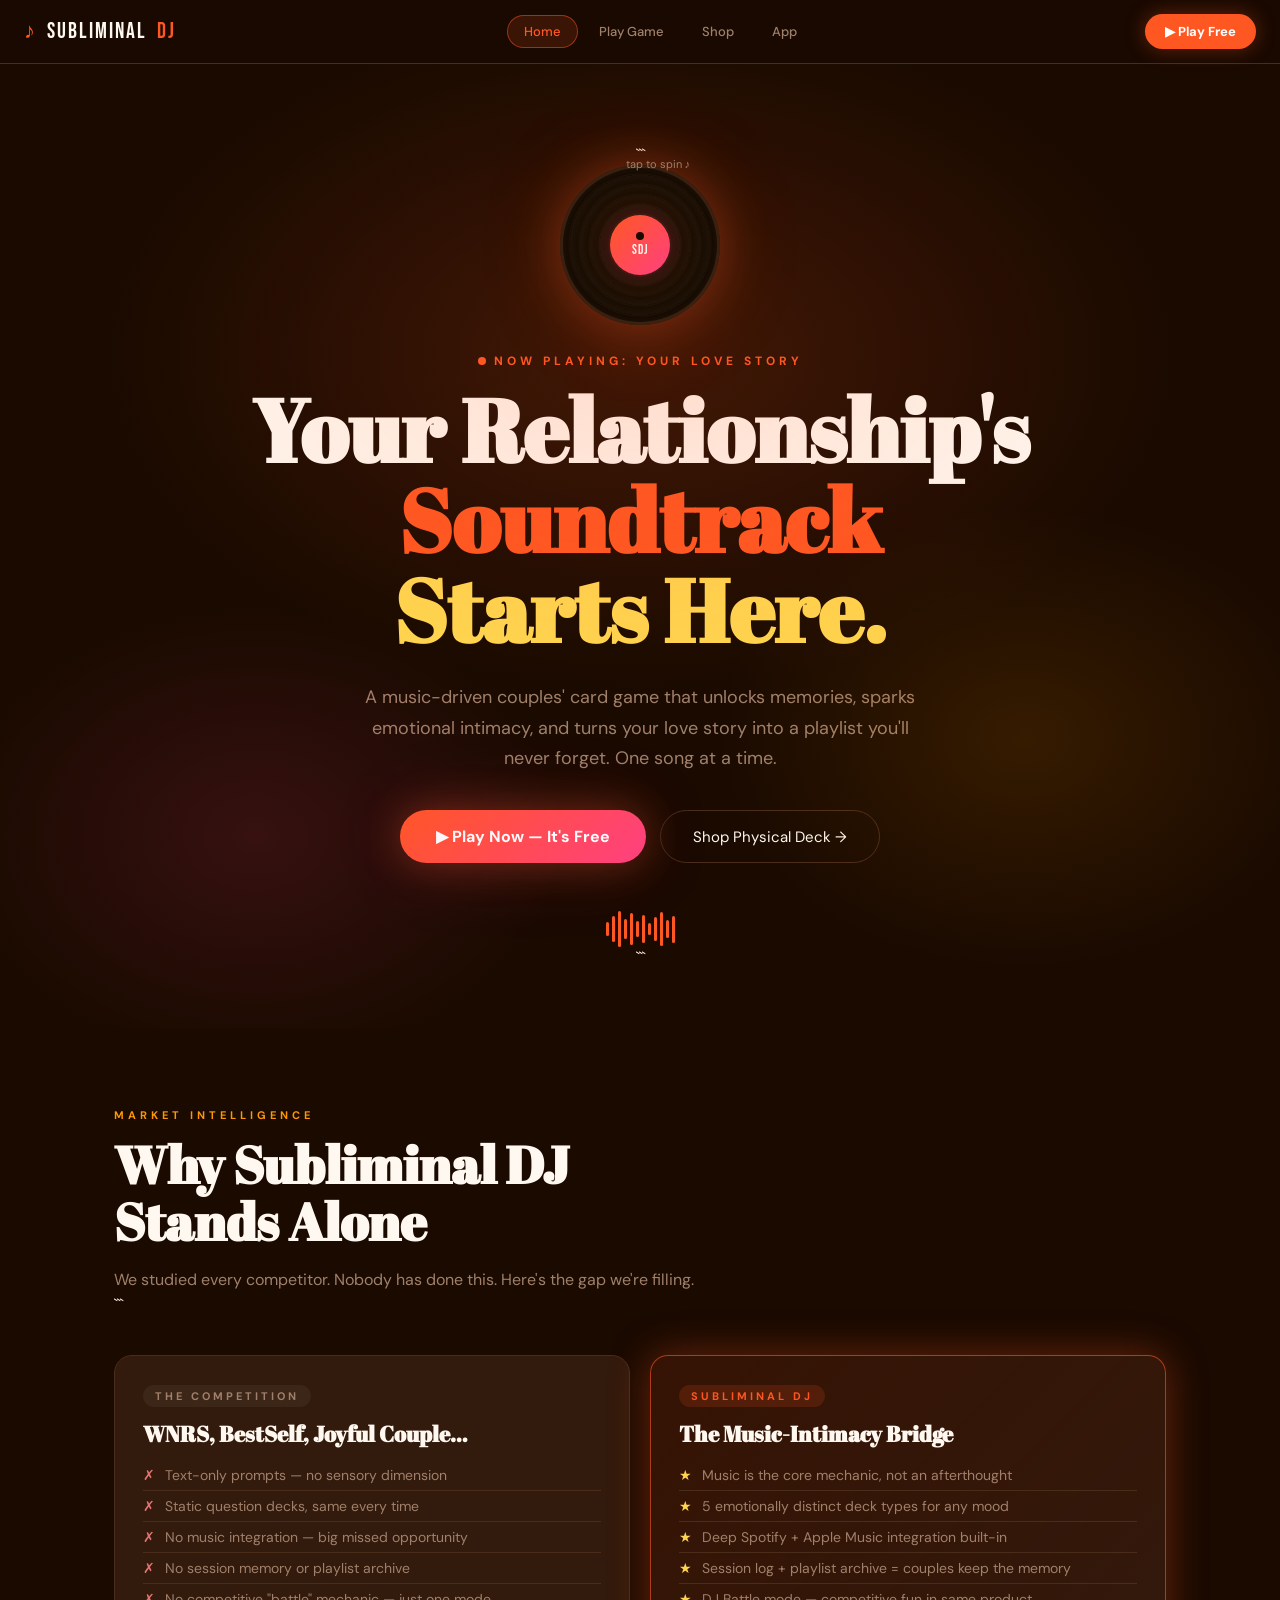
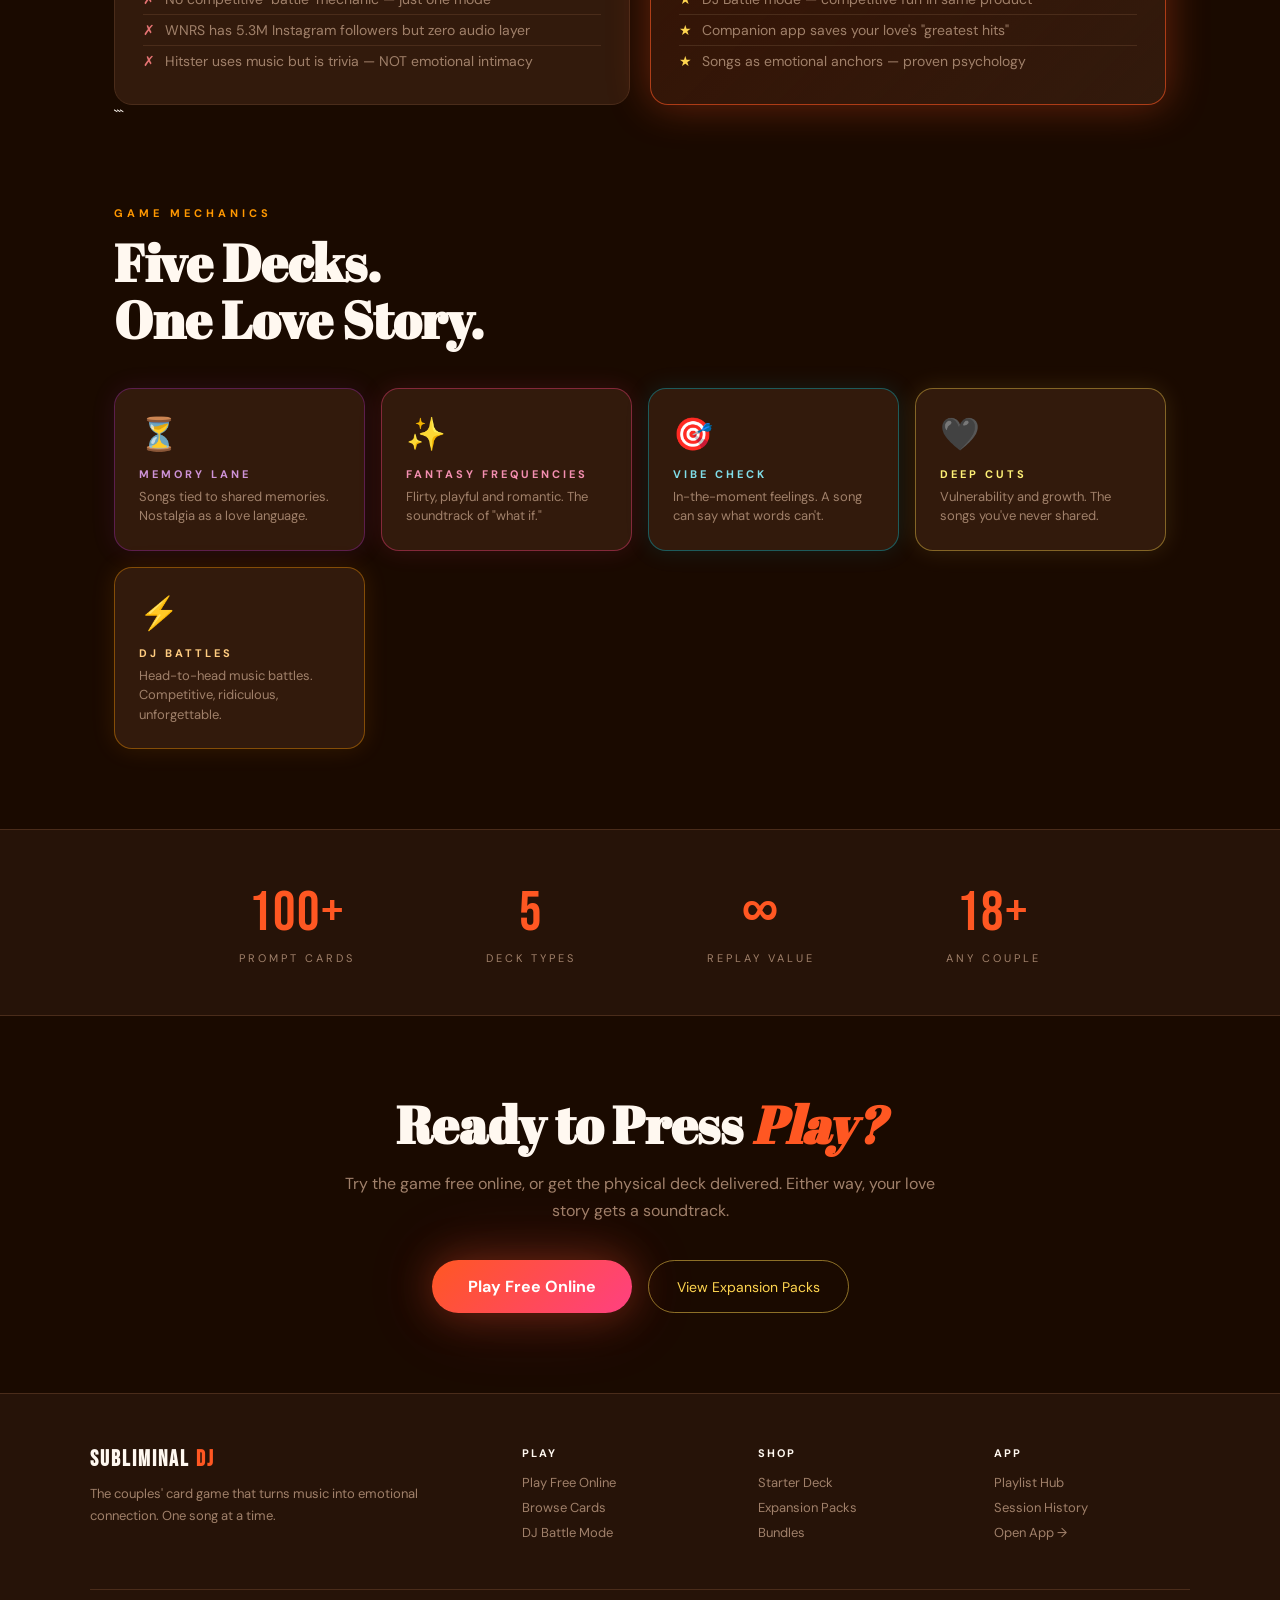
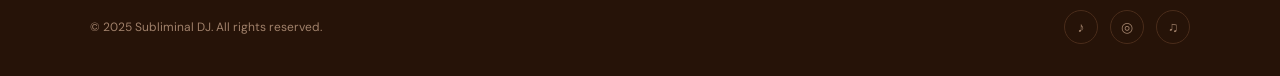
<file: SubliminalDJ/index.html>
<!DOCTYPE html>

<html lang="en">
<head>
<meta charset="UTF-8" />
<meta name="viewport" content="width=device-width, initial-scale=1.0, maximum-scale=1.0" />
<title>Subliminal DJ – Your Relationship's Soundtrack Starts Here</title>
<link rel="preconnect" href="https://fonts.googleapis.com" />
<link href="https://fonts.googleapis.com/css2?family=Abril+Fatface&family=DM+Sans:wght@300;400;500;700&family=Bebas+Neue&display=swap" rel="stylesheet" />

<style>
/* =============================================
   CSS CUSTOM PROPERTIES – WARM VIBRANT PALETTE
   ============================================= */
:root {
  --bg:         #1a0a00;       /* Deep burnt espresso */
  --surface:    #261308;       /* Rich dark brown */
  --card:       #321a0c;       /* Warm card surface */
  --accent:     #ff5722;       /* Deep orange-red (primary) */
  --accent2:    #ff9800;       /* Warm amber (secondary) */
  --gold:       #ffd54f;       /* Vibrant gold */
  --rose:       #ff4081;       /* Hot rose/pink */
  --teal:       #00bcd4;       /* Accent teal for contrast */
  --text:       #fff8f0;       /* Warm cream white */
  --muted:      #a0806a;       /* Warm muted tone */
  --border:     #4a2c1a;       /* Warm dark border */
  --glow-o:     rgba(255,87,34,0.35);
  --glow-g:     rgba(255,213,79,0.25);
  --glow-r:     rgba(255,64,129,0.3);
  --radius:     18px;
  --radius-sm:  10px;
}

/* =============================================
   RESET & BASE
   ============================================= */
*, *::before, *::after { box-sizing: border-box; margin: 0; padding: 0; }
html { scroll-behavior: smooth; }
body {
  font-family: 'DM Sans', sans-serif;
  background: var(--bg);
  color: var(--text);
  min-height: 100vh;
  overflow-x: hidden;
}
a { text-decoration: none; color: inherit; }
button { cursor: pointer; font-family: inherit; }
input, textarea { font-family: inherit; }

/* =============================================
   KEYFRAME ANIMATIONS
   ============================================= */
@keyframes spin        { to { transform: rotate(360deg); } }
@keyframes pulse-glow  { 0%,100%{ opacity:.6; } 50%{ opacity:1; } }
@keyframes float-up    { 0%,100%{ transform:translateY(0); } 50%{ transform:translateY(-10px); } }
@keyframes wave-bar    { 0%,100%{ transform:scaleY(.3); } 50%{ transform:scaleY(1); } }
@keyframes slide-in    { from{ opacity:0; transform:translateY(30px); } to{ opacity:1; transform:translateY(0); } }
@keyframes shimmer     { 0%{background-position:-200% 0;} 100%{background-position:200% 0;} }
@keyframes note-float  { 0%{transform:translateY(0) rotate(0deg); opacity:0.7;} 100%{transform:translateY(-80px) rotate(20deg); opacity:0;} }
@keyframes record-spin { 0%{transform:rotate(0deg);} 100%{transform:rotate(360deg);} }

/* =============================================
   SCROLLBAR
   ============================================= */
::-webkit-scrollbar { width: 5px; }
::-webkit-scrollbar-track { background: var(--surface); }
::-webkit-scrollbar-thumb { background: var(--accent); border-radius: 3px; }

/* =============================================
   NAVIGATION
   ============================================= */
#navbar {
  position: fixed; top: 0; left: 0; right: 0; z-index: 1000;
  background: rgba(26,10,0,0.92);
  backdrop-filter: blur(16px);
  border-bottom: 1px solid var(--border);
  height: 64px;
  display: flex; align-items: center; justify-content: space-between;
  padding: 0 24px;
}
.nav-logo {
  display: flex; align-items: center; gap: 10px;
  font-family: 'Bebas Neue', sans-serif;
  font-size: 22px; letter-spacing: 2px;
  color: var(--text);
  cursor: pointer;
}
.nav-logo span { color: var(--accent); }
.nav-links { display: flex; gap: 4px; }
.nav-btn {
  background: transparent;
  border: 1px solid transparent;
  color: var(--muted);
  padding: 7px 16px;
  border-radius: 50px;
  font-size: 13px;
  font-weight: 500;
  transition: all .22s;
}
.nav-btn:hover, .nav-btn.active {
  background: rgba(255,87,34,0.15);
  border-color: rgba(255,87,34,0.5);
  color: var(--accent);
}
.nav-cta {
  background: var(--accent);
  color: white;
  border: none;
  padding: 9px 20px;
  border-radius: 50px;
  font-size: 13px;
  font-weight: 700;
  transition: all .2s;
  box-shadow: 0 0 20px var(--glow-o);
}
.nav-cta:hover { transform: scale(1.05); box-shadow: 0 0 35px var(--glow-o); }

/* Mobile nav toggle */
.hamburger { display: none; background: none; border: none; color: var(--text); font-size: 22px; }
#mobile-menu {
  display: none; position: fixed; top: 64px; left: 0; right: 0;
  background: var(--surface); border-bottom: 1px solid var(--border);
  padding: 16px; z-index: 999; flex-direction: column; gap: 8px;
}
#mobile-menu .nav-btn { text-align: left; border-radius: 10px; }

/* =============================================
   PAGE SECTIONS (TABS)
   ============================================= */
.page { display: none; padding-top: 64px; }
.page.active { display: block; }

/* =============================================
   ===  PAGE: HOME  ===
   ============================================= */

/* --- HERO --- */
.hero {
  min-height: 92vh;
  display: flex; flex-direction: column;
  align-items: center; justify-content: center;
  text-align: center;
  padding: 80px 24px 60px;
  position: relative; overflow: hidden;
}
.hero-ambient {
  position: absolute; inset: 0; pointer-events: none;
  background:
    radial-gradient(ellipse 60% 50% at 50% 30%, rgba(255,87,34,0.18) 0%, transparent 70%),
    radial-gradient(ellipse 40% 40% at 20% 80%, rgba(255,64,129,0.12) 0%, transparent 60%),
    radial-gradient(ellipse 40% 40% at 80% 70%, rgba(255,152,0,0.12) 0%, transparent 60%);
}
/* Floating music notes decoration */
.music-notes { position: absolute; inset: 0; pointer-events: none; overflow: hidden; }
.note {
  position: absolute; font-size: 24px; opacity: 0;
  animation: note-float 4s ease-in-out infinite;
}
/* Vinyl record */
.vinyl-wrap { position: relative; margin-bottom: 28px; cursor: pointer; animation: float-up 4s ease-in-out infinite; }
.vinyl-disc {
  width: 160px; height: 160px; border-radius: 50%;
  background: radial-gradient(circle at 50%, #2a1400, #0d0600);
  border: 3px solid #3a2010;
  position: relative; overflow: hidden;
  box-shadow: 0 0 50px var(--glow-o), 0 0 100px rgba(255,87,34,0.12);
}
.vinyl-disc.spinning { animation: record-spin 3s linear infinite; }
.vinyl-grooves {
  position: absolute; inset: 0; border-radius: 50%;
  background: repeating-radial-gradient(circle at 50%, transparent 20px, rgba(255,255,255,0.03) 21px, transparent 22px, rgba(255,255,255,0.03) 30px);
}
.vinyl-label {
  position: absolute; top: 50%; left: 50%; transform: translate(-50%,-50%);
  width: 60px; height: 60px; border-radius: 50%;
  background: linear-gradient(135deg, var(--accent), var(--rose));
  display: flex; flex-direction: column; align-items: center; justify-content: center;
  font-family: 'Bebas Neue', sans-serif; font-size: 13px; letter-spacing: 1px;
  box-shadow: 0 0 20px var(--glow-r);
}
.vinyl-center-dot {
  width: 8px; height: 8px; border-radius: 50%; background: var(--bg); margin-bottom: 2px;
}
.vinyl-tip { position: absolute; top: -8px; right: 30px; font-size: 11px; color: var(--muted); animation: pulse-glow 2s ease infinite; }

.hero-eyebrow {
  font-size: 12px; letter-spacing: 4px; text-transform: uppercase;
  color: var(--accent); font-weight: 700; margin-bottom: 16px;
  display: flex; align-items: center; gap: 8px;
}
.live-dot {
  width: 8px; height: 8px; border-radius: 50%; background: var(--accent);
  animation: pulse-glow 1.2s ease infinite;
}
.hero h1 {
  font-family: 'Abril Fatface', serif;
  font-size: clamp(42px, 9vw, 88px);
  line-height: 1.02;
  color: var(--text);
  margin-bottom: 8px;
  max-width: 900px;
}
.hero h1 em { color: var(--accent); font-style: normal; }
.hero h1 span { color: var(--gold); }
.hero-sub {
  color: var(--muted); font-size: clamp(15px, 2vw, 18px);
  max-width: 580px; line-height: 1.7; margin: 20px auto 36px;
}
.hero-btns { display: flex; gap: 14px; flex-wrap: wrap; justify-content: center; }
.btn-primary {
  background: linear-gradient(135deg, var(--accent), var(--rose));
  color: white; border: none;
  padding: 16px 36px; border-radius: 50px;
  font-size: 16px; font-weight: 700;
  box-shadow: 0 0 40px var(--glow-o), 0 0 80px rgba(255,64,129,0.15);
  transition: transform .2s, box-shadow .2s;
}
.btn-primary:hover { transform: translateY(-2px) scale(1.03); box-shadow: 0 0 60px var(--glow-o); }
.btn-ghost {
  background: transparent; color: var(--text);
  border: 1.5px solid var(--border);
  padding: 15px 32px; border-radius: 50px; font-size: 15px;
  transition: all .2s;
}
.btn-ghost:hover { border-color: var(--accent2); color: var(--accent2); }
.btn-gold {
  background: transparent; color: var(--gold);
  border: 1.5px solid rgba(255,213,79,0.5);
  padding: 14px 28px; border-radius: 50px; font-size: 14px;
  transition: all .2s;
}
.btn-gold:hover { background: rgba(255,213,79,0.12); }

/* Waveform */
.waveform { display: flex; align-items: center; gap: 3px; height: 36px; margin-top: 48px; }
.wave-bar {
  width: 3px; background: var(--accent); border-radius: 2px;
  transform-origin: bottom;
}
.wave-bar:nth-child(1)  { height: 40%; animation: wave-bar .6s ease-in-out infinite alternate; }
.wave-bar:nth-child(2)  { height: 70%; animation: wave-bar .5s .05s ease-in-out infinite alternate; }
.wave-bar:nth-child(3)  { height: 100%;animation: wave-bar .7s .1s ease-in-out infinite alternate; }
.wave-bar:nth-child(4)  { height: 55%; animation: wave-bar .55s .15s ease-in-out infinite alternate; }
.wave-bar:nth-child(5)  { height: 90%; animation: wave-bar .65s .2s ease-in-out infinite alternate; }
.wave-bar:nth-child(6)  { height: 45%; animation: wave-bar .5s .25s ease-in-out infinite alternate; }
.wave-bar:nth-child(7)  { height: 80%; animation: wave-bar .6s .3s ease-in-out infinite alternate; }
.wave-bar:nth-child(8)  { height: 35%; animation: wave-bar .7s .35s ease-in-out infinite alternate; }
.wave-bar:nth-child(9)  { height: 65%; animation: wave-bar .55s .4s ease-in-out infinite alternate; }
.wave-bar:nth-child(10) { height: 95%; animation: wave-bar .6s .45s ease-in-out infinite alternate; }
.wave-bar:nth-child(11) { height: 50%; animation: wave-bar .65s .5s ease-in-out infinite alternate; }
.wave-bar:nth-child(12) { height: 75%; animation: wave-bar .5s .55s ease-in-out infinite alternate; }

/* --- COMPETITOR / WHY SECTION --- */
.section { max-width: 1100px; margin: 0 auto; padding: 80px 24px; }
.section-label {
  font-size: 11px; letter-spacing: 4px; text-transform: uppercase;
  color: var(--accent2); font-weight: 700; margin-bottom: 14px;
}
.section-title {
  font-family: 'Abril Fatface', serif;
  font-size: clamp(32px, 5vw, 52px);
  color: var(--text); margin-bottom: 16px; line-height: 1.1;
}
.section-sub { color: var(--muted); font-size: 16px; line-height: 1.7; max-width: 600px; }

.compare-grid { display: grid; grid-template-columns: 1fr 1fr; gap: 20px; margin-top: 40px; }
.compare-card {
  background: var(--card);
  border: 1px solid var(--border);
  border-radius: var(--radius); padding: 28px;
}
.compare-card.sdj {
  border-color: rgba(255,87,34,0.6);
  background: linear-gradient(135deg, rgba(255,87,34,0.12), var(--card));
  box-shadow: 0 0 40px var(--glow-o);
}
.compare-tag {
  font-size: 11px; letter-spacing: 3px; text-transform: uppercase;
  font-weight: 700; margin-bottom: 12px; padding: 4px 12px; border-radius: 20px;
  display: inline-block;
}
.compare-tag.them { color: var(--muted); background: rgba(255,255,255,0.05); }
.compare-tag.us   { color: var(--accent); background: rgba(255,87,34,0.15); }
.compare-card h3  { font-family: 'Abril Fatface', serif; font-size: 22px; margin-bottom: 12px; }
.compare-items li {
  color: var(--muted); font-size: 14px; padding: 6px 0; list-style: none;
  border-bottom: 1px solid var(--border); display: flex; gap: 10px; align-items: flex-start;
}
.compare-items li:last-child { border-bottom: none; }
.icon-x { color: #e57373; flex-shrink: 0; }
.icon-ok { color: #81c784; flex-shrink: 0; }
.icon-star { color: var(--gold); flex-shrink: 0; }

/* --- DECKS GRID --- */
.decks-grid { display: grid; grid-template-columns: repeat(auto-fit, minmax(200px, 1fr)); gap: 16px; margin-top: 40px; }
.deck-card {
  background: var(--card); border: 1px solid var(--border);
  border-radius: var(--radius); padding: 24px;
  cursor: pointer; transition: transform .2s, box-shadow .2s, border-color .2s;
  position: relative; overflow: hidden;
}
.deck-card::before {
  content: ''; position: absolute; inset: 0; opacity: 0;
  transition: opacity .3s;
}
.deck-card:hover { transform: translateY(-5px); }
.deck-card .deck-icon { font-size: 32px; margin-bottom: 12px; }
.deck-card .deck-label {
  font-size: 11px; letter-spacing: 3px; text-transform: uppercase;
  font-weight: 700; margin-bottom: 6px;
}
.deck-card .deck-desc { color: var(--muted); font-size: 13px; line-height: 1.5; }

/* --- STATS BAR --- */
.stats-bar {
  background: var(--surface); border-top: 1px solid var(--border); border-bottom: 1px solid var(--border);
  padding: 50px 24px;
}
.stats-inner { max-width: 900px; margin: 0 auto; display: flex; justify-content: space-around; flex-wrap: wrap; gap: 32px; text-align: center; }
.stat-val { font-family: 'Bebas Neue', sans-serif; font-size: 56px; color: var(--accent); letter-spacing: 2px; }
.stat-label { font-size: 11px; letter-spacing: 3px; text-transform: uppercase; color: var(--muted); margin-top: 4px; }

/* =============================================
   ===  PAGE: PLAY  ===
   ============================================= */
.play-wrap { max-width: 800px; margin: 0 auto; padding: 60px 24px; }
.play-header { text-align: center; margin-bottom: 40px; }
.play-header h2 { font-family: 'Abril Fatface', serif; font-size: 40px; margin-bottom: 8px; }
.play-header p { color: var(--muted); font-size: 15px; }

/* Category tabs */
.cat-tabs { display: flex; gap: 8px; flex-wrap: wrap; justify-content: center; margin-bottom: 36px; }
.cat-tab {
  background: transparent; border: 1px solid var(--border);
  color: var(--muted); padding: 9px 18px; border-radius: 50px;
  font-size: 12px; font-weight: 600; letter-spacing: 1px;
  transition: all .2s;
}
.cat-tab.active { color: var(--accent); background: rgba(255,87,34,0.12); border-color: rgba(255,87,34,0.5); }

/* Game card display */
.game-card-display {
  border-radius: 24px; padding: 48px 36px; text-align: center;
  position: relative; overflow: hidden; margin-bottom: 24px;
  border: 1px solid rgba(255,87,34,0.4);
  background: linear-gradient(135deg, rgba(255,87,34,0.1), var(--card));
  box-shadow: 0 0 60px rgba(255,87,34,0.15);
  min-height: 220px; display: flex; flex-direction: column; align-items: center; justify-content: center;
  transition: all .4s;
}
.game-card-display .card-category-tag {
  font-size: 11px; letter-spacing: 3px; text-transform: uppercase;
  font-weight: 700; margin-bottom: 20px;
}
.game-card-display .card-prompt {
  font-family: 'Abril Fatface', serif;
  font-size: clamp(18px, 3vw, 26px);
  color: var(--text); line-height: 1.5; font-style: italic; margin-bottom: 28px;
}
.streaming-btns { display: flex; gap: 12px; justify-content: center; flex-wrap: wrap; }
.btn-spotify {
  background: #1DB954; color: white; border: none;
  padding: 10px 20px; border-radius: 50px; font-size: 13px; font-weight: 600;
  display: flex; align-items: center; gap: 6px;
  transition: transform .15s;
}
.btn-spotify:hover { transform: scale(1.05); }
.btn-apple {
  background: linear-gradient(135deg, #fc3c44, #e91e63); color: white; border: none;
  padding: 10px 20px; border-radius: 50px; font-size: 13px; font-weight: 600;
  display: flex; align-items: center; gap: 6px;
  transition: transform .15s;
}
.btn-apple:hover { transform: scale(1.05); }

/* Flip card animation */
.card-flip-anim { animation: slide-in .35s cubic-bezier(.4,0,.2,1); }

/* Play controls */
.play-controls { display: flex; gap: 12px; justify-content: center; margin-top: 8px; }
.btn-next-card {
  background: linear-gradient(135deg, var(--accent), var(--accent2));
  color: white; border: none; padding: 14px 32px; border-radius: 50px;
  font-size: 15px; font-weight: 700; box-shadow: 0 0 30px var(--glow-o);
  transition: transform .2s;
}
.btn-next-card:hover { transform: translateY(-2px); }
.btn-reset-game {
  background: transparent; color: var(--muted); border: 1px solid var(--border);
  padding: 13px 22px; border-radius: 50px; font-size: 13px; transition: all .2s;
}
.btn-reset-game:hover { color: var(--text); border-color: var(--accent2); }

/* Session log */
.session-log { background: var(--surface); border-radius: var(--radius); padding: 24px; margin-top: 36px; border: 1px solid var(--border); }
.session-log-title { font-size: 11px; letter-spacing: 3px; text-transform: uppercase; color: var(--gold); margin-bottom: 16px; font-weight: 700; }
.log-item { display: flex; gap: 12px; align-items: flex-start; padding: 10px 0; border-bottom: 1px solid var(--border); }
.log-item:last-child { border-bottom: none; }
.log-icon { font-size: 16px; flex-shrink: 0; }
.log-text { color: var(--muted); font-size: 13px; font-style: italic; line-height: 1.4; }

/* =============================================
   ===  PAGE: SHOP  ===
   ============================================= */
.shop-wrap { max-width: 1100px; margin: 0 auto; padding: 60px 24px; }
.shop-header { text-align: center; margin-bottom: 60px; }
.shop-header h2 { font-family: 'Abril Fatface', serif; font-size: 48px; margin-bottom: 8px; }
.shop-header p { color: var(--muted); font-size: 16px; }

/* Cart bar */
.cart-bar {
  background: rgba(255,213,79,0.12); border: 1px solid rgba(255,213,79,0.35);
  border-radius: var(--radius); padding: 14px 22px; margin-bottom: 28px;
  display: flex; justify-content: space-between; align-items: center;
  display: none;
}
.cart-bar.visible { display: flex; }
.cart-text { color: var(--gold); font-size: 13px; font-weight: 600; }
.btn-checkout {
  background: var(--gold); color: #1a0a00; border: none;
  padding: 9px 22px; border-radius: 50px; font-size: 13px; font-weight: 800;
  transition: transform .15s;
}
.btn-checkout:hover { transform: scale(1.05); }
.toast {
  position: fixed; bottom: 24px; left: 50%; transform: translateX(-50%);
  background: var(--card); border: 1px solid var(--accent);
  color: var(--accent); padding: 12px 24px; border-radius: 50px;
  font-size: 13px; font-weight: 600; z-index: 9999;
  animation: slide-in .3s ease; display: none;
  box-shadow: 0 0 30px var(--glow-o);
}

/* Hero product */
.product-hero {
  background: linear-gradient(135deg, rgba(255,87,34,0.15), var(--card));
  border: 2px solid rgba(255,87,34,0.55);
  border-radius: 24px; padding: 40px;
  display: flex; gap: 40px; align-items: center; flex-wrap: wrap;
  box-shadow: 0 0 60px var(--glow-o);
  margin-bottom: 48px;
}
.product-vinyl { flex-shrink: 0; }
.product-info { flex: 1; min-width: 280px; }
.product-badge {
  display: inline-block; background: rgba(255,213,79,0.2); color: var(--gold);
  border: 1px solid rgba(255,213,79,0.4); border-radius: 50px;
  padding: 4px 14px; font-size: 11px; letter-spacing: 2px; font-weight: 700;
  margin-bottom: 12px; text-transform: uppercase;
}
.product-info h3 { font-family: 'Abril Fatface', serif; font-size: 32px; margin-bottom: 12px; }
.product-info p  { color: var(--muted); font-size: 14px; line-height: 1.7; margin-bottom: 20px; }
.features-list   { list-style: none; padding: 0; margin-bottom: 24px; display: flex; flex-direction: column; gap: 7px; }
.features-list li{ color: var(--muted); font-size: 13px; display: flex; gap: 8px; }
.check-icon { color: var(--accent); }
.price-row { display: flex; align-items: center; gap: 20px; }
.price-tag { font-family: 'Bebas Neue', sans-serif; font-size: 40px; color: var(--text); letter-spacing: 1px; }
.btn-add-cart {
  background: linear-gradient(135deg, var(--accent), var(--rose));
  color: white; border: none; padding: 14px 28px; border-radius: 50px;
  font-size: 15px; font-weight: 700; transition: transform .2s, box-shadow .2s;
  box-shadow: 0 0 25px var(--glow-o);
}
.btn-add-cart:hover { transform: translateY(-2px); box-shadow: 0 0 40px var(--glow-o); }

/* Expansion packs */
.packs-label { font-size: 11px; letter-spacing: 3px; text-transform: uppercase; color: var(--muted); margin-bottom: 20px; font-weight: 700; }
.packs-grid { display: grid; grid-template-columns: repeat(auto-fit, minmax(240px, 1fr)); gap: 16px; margin-bottom: 48px; }
.pack-card {
  background: var(--card); border: 1px solid var(--border);
  border-radius: var(--radius); padding: 28px;
  transition: transform .2s, box-shadow .2s;
}
.pack-card:hover { transform: translateY(-4px); }
.pack-icon    { font-size: 36px; margin-bottom: 12px; }
.pack-name    { font-size: 11px; letter-spacing: 2px; text-transform: uppercase; font-weight: 700; margin-bottom: 6px; }
.pack-desc    { color: var(--muted); font-size: 13px; line-height: 1.5; margin-bottom: 20px; }
.pack-footer  { display: flex; justify-content: space-between; align-items: center; }
.pack-price   { font-family: 'Bebas Neue', sans-serif; font-size: 28px; color: var(--text); }
.btn-pack-add {
  background: transparent; border: 1px solid; border-radius: 50px;
  padding: 8px 18px; font-size: 12px; font-weight: 600; transition: all .2s;
}

/* Bundles */
.bundles-section { background: var(--surface); border-radius: var(--radius); padding: 32px; border: 1px solid var(--border); }
.bundles-label { color: var(--gold); font-size: 12px; letter-spacing: 3px; text-transform: uppercase; margin-bottom: 20px; font-weight: 700; }
.bundles-grid { display: grid; grid-template-columns: repeat(auto-fit, minmax(280px, 1fr)); gap: 14px; }
.bundle-row {
  background: var(--card); border-radius: var(--radius-sm); padding: 18px 20px;
  border: 1px solid var(--border); display: flex; justify-content: space-between; align-items: center;
}
.bundle-name  { color: var(--text); font-weight: 600; font-size: 15px; margin-bottom: 2px; }
.bundle-desc  { color: var(--muted); font-size: 12px; }
.bundle-save  { color: var(--gold); font-size: 11px; margin-top: 3px; font-weight: 600; }
.bundle-right { text-align: right; }
.bundle-price { font-family: 'Bebas Neue', sans-serif; font-size: 26px; color: var(--text); }
.btn-bundle-add {
  background: var(--gold); color: #1a0a00; border: none;
  padding: 7px 16px; border-radius: 14px; font-size: 12px; font-weight: 800;
  margin-top: 6px; display: block; transition: transform .15s;
}
.btn-bundle-add:hover { transform: scale(1.05); }

/* =============================================
   ===  PAGE: APP  ===
   ============================================= */
.app-wrap { max-width: 900px; margin: 0 auto; padding: 60px 24px; }
.app-header { text-align: center; margin-bottom: 48px; }
.app-header h2 { font-family: 'Abril Fatface', serif; font-size: 44px; margin-bottom: 8px; }
.app-header p  { color: var(--muted); font-size: 15px; }

.app-grid { display: grid; grid-template-columns: 1fr 1fr; gap: 20px; margin-bottom: 24px; }
.app-panel {
  background: var(--card); border-radius: var(--radius); padding: 26px;
  border: 1px solid var(--border);
}
.app-panel h3 { font-family: 'Abril Fatface', serif; font-size: 20px; margin-bottom: 6px; }
.app-panel .sub { color: var(--muted); font-size: 12px; margin-bottom: 18px; }

/* Mood buttons */
.mood-btn {
  width: 100%; background: transparent; border: 1px solid var(--border);
  color: var(--muted); padding: 11px 16px; border-radius: var(--radius-sm);
  font-size: 13px; font-weight: 600; text-align: left; transition: all .2s; margin-bottom: 8px;
  display: flex; align-items: center; gap: 8px;
}
.mood-btn.selected { background: rgba(255,87,34,0.12); border-color: rgba(255,87,34,0.5); color: var(--accent); }
.mood-suggestions {
  background: rgba(255,87,34,0.07); border: 1px solid rgba(255,87,34,0.2);
  border-radius: var(--radius-sm); padding: 14px; margin-top: 12px;
}
.mood-sugg-label { color: var(--accent); font-size: 10px; letter-spacing: 3px; text-transform: uppercase; font-weight: 700; margin-bottom: 8px; }
.mood-sugg-song  { color: var(--muted); font-size: 12px; padding: 3px 0; font-style: italic; }

/* Playlist input */
.playlist-input-row { display: flex; gap: 8px; margin-bottom: 14px; }
.playlist-input {
  flex: 1; background: var(--surface); border: 1px solid var(--border);
  border-radius: var(--radius-sm); padding: 10px 14px;
  color: var(--text); font-size: 13px; outline: none; transition: border-color .2s;
}
.playlist-input:focus { border-color: var(--accent2); }
.btn-add-song {
  background: var(--teal); color: #0a2a30; border: none;
  padding: 10px 16px; border-radius: var(--radius-sm); font-size: 16px; font-weight: 800;
  transition: transform .15s;
}
.btn-add-song:hover { transform: scale(1.05); }
.playlist-songs { max-height: 180px; overflow-y: auto; }
.playlist-empty { color: var(--muted); font-size: 13px; text-align: center; padding: 20px; }
.song-item {
  display: flex; justify-content: space-between; align-items: center;
  padding: 8px 0; border-bottom: 1px solid var(--border); font-size: 13px;
}
.song-name { color: var(--text); }
.btn-rm-song {
  background: none; border: none; color: var(--muted); font-size: 12px;
  cursor: pointer; transition: color .15s;
}
.btn-rm-song:hover { color: var(--rose); }
.btn-export-spotify {
  width: 100%; margin-top: 12px; background: rgba(0,188,212,0.12);
  border: 1px solid rgba(0,188,212,0.35); color: var(--teal);
  padding: 10px; border-radius: var(--radius-sm); font-size: 12px; font-weight: 700;
  transition: background .2s;
}
.btn-export-spotify:hover { background: rgba(0,188,212,0.22); }

/* Sessions */
.sessions-panel { background: var(--surface); border-radius: var(--radius); padding: 28px; border: 1px solid var(--border); margin-bottom: 32px; }
.sessions-header { display: flex; justify-content: space-between; align-items: flex-start; margin-bottom: 20px; }
.sessions-header h3 { font-family: 'Abril Fatface', serif; font-size: 20px; }
.sessions-header p  { color: var(--muted); font-size: 12px; }
.btn-new-session {
  background: rgba(255,87,34,0.12); border: 1px solid rgba(255,87,34,0.35);
  color: var(--accent); padding: 9px 18px; border-radius: 50px; font-size: 12px; font-weight: 700;
  transition: all .2s;
}
.btn-new-session:hover { background: rgba(255,87,34,0.22); }
.session-cards { display: flex; flex-direction: column; gap: 12px; }
.session-item { background: var(--card); border-radius: var(--radius-sm); padding: 18px; border: 1px solid var(--border); }
.session-meta { display: flex; justify-content: space-between; align-items: flex-start; margin-bottom: 10px; }
.session-date { color: var(--muted); font-size: 12px; }
.session-name { color: var(--text); font-weight: 600; font-size: 15px; }
.session-count { color: var(--accent); font-size: 12px; font-weight: 700; }
.session-tags  { display: flex; gap: 7px; flex-wrap: wrap; }
.session-tag {
  background: rgba(255,87,34,0.1); border: 1px solid rgba(255,87,34,0.2);
  color: var(--muted); padding: 4px 10px; border-radius: 10px; font-size: 11px;
}

/* App CTA */
.app-cta {
  text-align: center; padding: 48px 32px;
  background: linear-gradient(135deg, rgba(255,87,34,0.12), rgba(255,64,129,0.08));
  border-radius: 24px; border: 1px solid var(--border);
}
.app-cta-icon { font-size: 48px; margin-bottom: 12px; }
.app-cta h3 { font-family: 'Abril Fatface', serif; font-size: 28px; margin-bottom: 8px; }
.app-cta p  { color: var(--muted); font-size: 14px; margin-bottom: 24px; max-width: 440px; margin-left: auto; margin-right: auto; line-height: 1.6; }
.app-store-btns { display: flex; gap: 12px; justify-content: center; flex-wrap: wrap; }
.btn-store {
  background: var(--text); color: var(--bg); border: none;
  padding: 13px 26px; border-radius: 12px; font-size: 14px; font-weight: 800;
  transition: transform .15s;
}
.btn-store:hover { transform: scale(1.04); }

/* =============================================
   FOOTER
   ============================================= */
footer {
  background: var(--surface); border-top: 1px solid var(--border);
  padding: 52px 24px 32px;
}
.footer-inner { max-width: 1100px; margin: 0 auto; }
.footer-grid { display: grid; grid-template-columns: 2fr 1fr 1fr 1fr; gap: 40px; margin-bottom: 40px; }
.footer-brand h4 { font-family: 'Bebas Neue', sans-serif; font-size: 22px; letter-spacing: 2px; margin-bottom: 10px; }
.footer-brand h4 span { color: var(--accent); }
.footer-brand p { color: var(--muted); font-size: 13px; line-height: 1.7; }
.footer-col h5 { font-size: 11px; letter-spacing: 2px; text-transform: uppercase; color: var(--text); margin-bottom: 14px; font-weight: 700; }
.footer-link { color: var(--muted); font-size: 13px; cursor: pointer; display: block; margin-bottom: 8px; transition: color .15s; }
.footer-link:hover { color: var(--accent); }
.footer-bottom { border-top: 1px solid var(--border); padding-top: 20px; display: flex; justify-content: space-between; align-items: center; flex-wrap: gap; gap: 10px; }
.footer-copy { color: var(--muted); font-size: 12px; }
.social-icons { display: flex; gap: 12px; }
.social-icon {
  width: 34px; height: 34px; border-radius: 50%; border: 1px solid var(--border);
  display: flex; align-items: center; justify-content: center;
  font-size: 14px; color: var(--muted); transition: all .2s; cursor: pointer;
}
.social-icon:hover { border-color: var(--accent); color: var(--accent); background: rgba(255,87,34,0.1); }

/* =============================================
   RESPONSIVE
   ============================================= */
@media (max-width: 768px) {
  .nav-links, .nav-cta { display: none; }
  .hamburger { display: block; }
  .compare-grid { grid-template-columns: 1fr; }
  .app-grid { grid-template-columns: 1fr; }
  .footer-grid { grid-template-columns: 1fr 1fr; }
  .product-hero { flex-direction: column; text-align: center; }
  .features-list { text-align: left; }
  .price-row { justify-content: center; }
  .vinyl-disc { width: 120px; height: 120px; }
  .vinyl-label { width: 44px; height: 44px; font-size: 10px; }
}
@media (max-width: 480px) {
  .footer-grid { grid-template-columns: 1fr; }
  .hero h1 { font-size: 38px; }
}
</style>

</head>

<body>

<!-- =========================================
     NAVIGATION
     ========================================= -->

<nav id="navbar">
  <div class="nav-logo" onclick="showPage('home')">
    <span>♪</span> Subliminal <span>DJ</span>
  </div>
  <div class="nav-links">
    <button class="nav-btn active" id="nav-home" onclick="showPage('home')">Home</button>
    <button class="nav-btn" id="nav-play" onclick="showPage('play')">Play Game</button>
    <button class="nav-btn" id="nav-shop" onclick="showPage('shop')">Shop</button>
    <button class="nav-btn" id="nav-app"  onclick="showPage('app')">App</button>
  </div>
  <button class="nav-cta" onclick="showPage('play')">▶ Play Free</button>
  <button class="hamburger" onclick="toggleMobileMenu()">☰</button>
</nav>

<div id="mobile-menu">
  <button class="nav-btn" onclick="showPage('home');toggleMobileMenu()">Home</button>
  <button class="nav-btn" onclick="showPage('play');toggleMobileMenu()">Play Game</button>
  <button class="nav-btn" onclick="showPage('shop');toggleMobileMenu()">Shop</button>
  <button class="nav-btn" onclick="showPage('app');toggleMobileMenu()">App</button>
</div>

<div id="toast" class="toast"></div>

<!-- =========================================
     PAGE: HOME
     ========================================= -->

<div id="page-home" class="page active">

  <!-- Hero -->

  <section class="hero">
    <div class="hero-ambient"></div>
    <div class="music-notes" id="music-notes"></div>

```
<div class="vinyl-wrap" onclick="toggleVinyl()" title="Click to play/pause">
  <div class="vinyl-disc" id="vinyl-disc">
    <div class="vinyl-grooves"></div>
    <div class="vinyl-label">
      <div class="vinyl-center-dot"></div>
      SDJ
    </div>
  </div>
  <div class="vinyl-tip">tap to spin ♪</div>
</div>

<div class="hero-eyebrow"><div class="live-dot"></div> Now Playing: Your Love Story</div>

<h1>Your Relationship's<br><em>Soundtrack</em><br><span>Starts Here.</span></h1>

<p class="hero-sub">
  A music-driven couples' card game that unlocks memories, sparks emotional intimacy, and turns your love story into a playlist you'll never forget. One song at a time.
</p>

<div class="hero-btns">
  <button class="btn-primary" onclick="showPage('play')">▶ Play Now — It's Free</button>
  <button class="btn-ghost" onclick="showPage('shop')">Shop Physical Deck →</button>
</div>

<div class="waveform" id="waveform">
  <div class="wave-bar"></div><div class="wave-bar"></div><div class="wave-bar"></div>
  <div class="wave-bar"></div><div class="wave-bar"></div><div class="wave-bar"></div>
  <div class="wave-bar"></div><div class="wave-bar"></div><div class="wave-bar"></div>
  <div class="wave-bar"></div><div class="wave-bar"></div><div class="wave-bar"></div>
</div>
```

  </section>

  <!-- Competitive Advantage -->

  <div class="section">
    <div class="section-label">Market Intelligence</div>
    <h2 class="section-title">Why Subliminal DJ<br>Stands Alone</h2>
    <p class="section-sub">We studied every competitor. Nobody has done this. Here's the gap we're filling.</p>

```
<div class="compare-grid">
  <!-- Competitors -->
  <div class="compare-card">
    <span class="compare-tag them">The Competition</span>
    <h3>WNRS, BestSelf, Joyful Couple…</h3>
    <ul class="compare-items">
      <li><span class="icon-x">✗</span> Text-only prompts — no sensory dimension</li>
      <li><span class="icon-x">✗</span> Static question decks, same every time</li>
      <li><span class="icon-x">✗</span> No music integration — big missed opportunity</li>
      <li><span class="icon-x">✗</span> No session memory or playlist archive</li>
      <li><span class="icon-x">✗</span> No competitive "battle" mechanic — just one mode</li>
      <li><span class="icon-x">✗</span> WNRS has 5.3M Instagram followers but zero audio layer</li>
      <li><span class="icon-x">✗</span> Hitster uses music but is trivia — NOT emotional intimacy</li>
    </ul>
  </div>

  <!-- Subliminal DJ -->
  <div class="compare-card sdj">
    <span class="compare-tag us">Subliminal DJ</span>
    <h3>The Music-Intimacy Bridge</h3>
    <ul class="compare-items">
      <li><span class="icon-star">★</span> Music is the core mechanic, not an afterthought</li>
      <li><span class="icon-star">★</span> 5 emotionally distinct deck types for any mood</li>
      <li><span class="icon-star">★</span> Deep Spotify + Apple Music integration built-in</li>
      <li><span class="icon-star">★</span> Session log + playlist archive = couples keep the memory</li>
      <li><span class="icon-star">★</span> DJ Battle mode — competitive fun in same product</li>
      <li><span class="icon-star">★</span> Companion app saves your love's "greatest hits"</li>
      <li><span class="icon-star">★</span> Songs as emotional anchors — proven psychology</li>
    </ul>
  </div>
</div>
```

  </div>

  <!-- Five Decks -->

  <div class="section" style="padding-top:0">
    <div class="section-label">Game Mechanics</div>
    <h2 class="section-title">Five Decks.<br>One Love Story.</h2>
    <div class="decks-grid">
      <div class="deck-card" style="border-color:rgba(156,39,176,0.4); box-shadow: 0 0 25px rgba(156,39,176,0.12);" onmouseenter="this.style.boxShadow='0 20px 50px rgba(156,39,176,0.25)'" onmouseleave="this.style.boxShadow='0 0 25px rgba(156,39,176,0.12)'">
        <div class="deck-icon">⏳</div>
        <div class="deck-label" style="color:#ce93d8">Memory Lane</div>
        <div class="deck-desc">Songs tied to shared memories. Nostalgia as a love language.</div>
      </div>
      <div class="deck-card" style="border-color:rgba(255,64,129,0.4); box-shadow: 0 0 25px rgba(255,64,129,0.12);" onmouseenter="this.style.boxShadow='0 20px 50px rgba(255,64,129,0.25)'" onmouseleave="this.style.boxShadow='0 0 25px rgba(255,64,129,0.12)'">
        <div class="deck-icon">✨</div>
        <div class="deck-label" style="color:#f48fb1">Fantasy Frequencies</div>
        <div class="deck-desc">Flirty, playful and romantic. The soundtrack of "what if."</div>
      </div>
      <div class="deck-card" style="border-color:rgba(0,188,212,0.4); box-shadow: 0 0 25px rgba(0,188,212,0.12);" onmouseenter="this.style.boxShadow='0 20px 50px rgba(0,188,212,0.25)'" onmouseleave="this.style.boxShadow='0 0 25px rgba(0,188,212,0.12)'">
        <div class="deck-icon">🎯</div>
        <div class="deck-label" style="color:#80deea">Vibe Check</div>
        <div class="deck-desc">In-the-moment feelings. A song can say what words can't.</div>
      </div>
      <div class="deck-card" style="border-color:rgba(255,213,79,0.4); box-shadow: 0 0 25px rgba(255,213,79,0.12);" onmouseenter="this.style.boxShadow='0 20px 50px rgba(255,213,79,0.25)'" onmouseleave="this.style.boxShadow='0 0 25px rgba(255,213,79,0.12)'">
        <div class="deck-icon">🖤</div>
        <div class="deck-label" style="color:#fff176">Deep Cuts</div>
        <div class="deck-desc">Vulnerability and growth. The songs you've never shared.</div>
      </div>
      <div class="deck-card" style="border-color:rgba(255,152,0,0.4); box-shadow: 0 0 25px rgba(255,152,0,0.12);" onmouseenter="this.style.boxShadow='0 20px 50px rgba(255,152,0,0.25)'" onmouseleave="this.style.boxShadow='0 0 25px rgba(255,152,0,0.12)'">
        <div class="deck-icon">⚡</div>
        <div class="deck-label" style="color:#ffcc80">DJ Battles</div>
        <div class="deck-desc">Head-to-head music battles. Competitive, ridiculous, unforgettable.</div>
      </div>
    </div>
  </div>

  <!-- Stats -->

  <div class="stats-bar">
    <div class="stats-inner">
      <div><div class="stat-val">100+</div><div class="stat-label">Prompt Cards</div></div>
      <div><div class="stat-val">5</div><div class="stat-label">Deck Types</div></div>
      <div><div class="stat-val">∞</div><div class="stat-label">Replay Value</div></div>
      <div><div class="stat-val">18+</div><div class="stat-label">Any Couple</div></div>
    </div>
  </div>

  <!-- Final CTA -->

  <div class="section" style="text-align:center">
    <h2 class="section-title">Ready to Press <em style="color:var(--accent)">Play?</em></h2>
    <p class="section-sub" style="margin: 0 auto 36px">
      Try the game free online, or get the physical deck delivered. Either way, your love story gets a soundtrack.
    </p>
    <div style="display:flex;gap:16px;justify-content:center;flex-wrap:wrap">
      <button class="btn-primary" onclick="showPage('play')">Play Free Online</button>
      <button class="btn-gold" onclick="showPage('shop')">View Expansion Packs</button>
    </div>
  </div>
</div>

<!-- =========================================
     PAGE: PLAY
     ========================================= -->

<div id="page-play" class="page">
<div class="play-wrap">

  <div class="play-header">
    <div class="section-label" style="justify-content:center;display:flex;align-items:center;gap:6px;margin-bottom:10px">
      <div class="live-dot"></div> Live Game Session
    </div>
    <h2>Your Game Night</h2>
    <p>Pick a deck, draw a card, find the song. Connect.</p>
  </div>

  <!-- Category tabs -->

  <div class="cat-tabs" id="cat-tabs">
    <button class="cat-tab active" data-cat="memory" onclick="selectCat('memory',this)">⏳ Memory Lane</button>
    <button class="cat-tab" data-cat="fantasy" onclick="selectCat('fantasy',this)">✨ Fantasy Freq</button>
    <button class="cat-tab" data-cat="vibe" onclick="selectCat('vibe',this)">🎯 Vibe Check</button>
    <button class="cat-tab" data-cat="deep" onclick="selectCat('deep',this)">🖤 Deep Cuts</button>
    <button class="cat-tab" data-cat="battle" onclick="selectCat('battle',this)">⚡ DJ Battle</button>
  </div>

  <!-- Card display -->

  <div class="game-card-display" id="game-card-display">
    <div class="card-category-tag" id="card-cat-tag" style="color:var(--accent)">⏳ Memory Lane — Card 1 of 4</div>
    <p class="card-prompt" id="card-prompt">"Play a song that reminds you of when we first met. What memory comes to mind?"</p>
    <div class="streaming-btns">
      <a href="https://open.spotify.com" target="_blank" class="btn-spotify">🎵 Open Spotify</a>
      <a href="https://music.apple.com" target="_blank" class="btn-apple">🎵 Apple Music</a>
    </div>
  </div>

  <div class="play-controls">
    <button class="btn-next-card" onclick="nextCard()">Next Card →</button>
    <button class="btn-reset-game" onclick="resetGame()">↺ Reset</button>
  </div>

  <!-- Session Log -->

  <div class="session-log" id="session-log" style="display:none">
    <div class="session-log-title">🎵 Tonight's Session — <span id="log-count">0</span> cards played</div>
    <div id="log-items"></div>
  </div>

</div>
</div>

<!-- =========================================
     PAGE: SHOP
     ========================================= -->

<div id="page-shop" class="page">
<div class="shop-wrap">

  <div class="shop-header">
    <div class="section-label">The Collection</div>
    <h2>Shop Subliminal DJ</h2>
    <p>Every deck tells a different story. Which one is yours?</p>
  </div>

  <div class="cart-bar" id="cart-bar">
    <span class="cart-text" id="cart-text">🛒 0 items in cart</span>
    <button class="btn-checkout">Checkout →</button>
  </div>

  <!-- Starter Deck Hero -->

  <div class="product-hero">
    <div class="product-vinyl">
      <!-- SVG Vinyl -->
      <svg width="140" height="140" viewBox="0 0 140 140" style="filter:drop-shadow(0 0 25px rgba(255,87,34,0.5))">
        <circle cx="70" cy="70" r="68" fill="#1a0800" stroke="#3a1a08" stroke-width="2"/>
        <circle cx="70" cy="70" r="62" fill="none" stroke="#2a1205" stroke-width="1"/>
        <circle cx="70" cy="70" r="52" fill="none" stroke="#2a1205" stroke-width="1"/>
        <circle cx="70" cy="70" r="42" fill="none" stroke="#2a1205" stroke-width="1"/>
        <circle cx="70" cy="70" r="32" fill="none" stroke="#2a1205" stroke-width="1"/>
        <circle cx="70" cy="70" r="22" fill="#ff5722"/>
        <circle cx="70" cy="70" r="14" fill="#e64a19"/>
        <circle cx="70" cy="70" r="6" fill="#1a0800"/>
        <text x="70" y="67" text-anchor="middle" fill="white" font-size="6" font-family="sans-serif" font-weight="bold">SDJ</text>
        <text x="70" y="76" text-anchor="middle" fill="rgba(255,255,255,0.6)" font-size="4">●●●</text>
      </svg>
    </div>
    <div class="product-info">
      <span class="product-badge">★ Bestseller — Starter Deck</span>
      <h3>The Soundtrack of Us</h3>
      <p>100+ music-based prompt cards across 5 emotional categories. For couples at any stage — 6 months or 16 years in. Works with any streaming service.</p>
      <ul class="features-list">
        <li><span class="check-icon">✓</span> 100 curated prompt cards</li>
        <li><span class="check-icon">✓</span> 5 emotional deck types</li>
        <li><span class="check-icon">✓</span> Works with Spotify & Apple Music</li>
        <li><span class="check-icon">✓</span> 30–90 min gameplay</li>
        <li><span class="check-icon">✓</span> Ages 18+ — any couple, any stage</li>
      </ul>
      <div class="price-row">
        <span class="price-tag">$34</span>
        <button class="btn-add-cart" onclick="addToCart('The Soundtrack of Us', 34)">Add to Cart</button>
      </div>
    </div>
  </div>

  <!-- Expansion Packs -->

  <div class="packs-label">Expansion Packs</div>
  <div class="packs-grid">
    <div class="pack-card" style="border-color:rgba(156,39,176,0.3)" onmouseenter="this.style.boxShadow='0 16px 40px rgba(156,39,176,0.2)'" onmouseleave="this.style.boxShadow=''">
      <div class="pack-icon">🌙</div>
      <div class="pack-name" style="color:#ce93d8">Date Night Edition</div>
      <div class="pack-desc">Intimate prompts for an unforgettable evening. Turn date night into a musical memory.</div>
      <div class="pack-footer">
        <span class="pack-price">$12</span>
        <button class="btn-pack-add" style="color:#ce93d8;border-color:rgba(156,39,176,0.4)" onclick="addToCart('Date Night Edition',12)">Add +</button>
      </div>
    </div>
    <div class="pack-card" style="border-color:rgba(0,188,212,0.3)" onmouseenter="this.style.boxShadow='0 16px 40px rgba(0,188,212,0.2)'" onmouseleave="this.style.boxShadow=''">
      <div class="pack-icon">✈️</div>
      <div class="pack-name" style="color:#80deea">LDR Edition</div>
      <div class="pack-desc">For couples loving across the distance. Bridge the gap, one song at a time.</div>
      <div class="pack-footer">
        <span class="pack-price">$12</span>
        <button class="btn-pack-add" style="color:#80deea;border-color:rgba(0,188,212,0.4)" onclick="addToCart('LDR Edition',12)">Add +</button>
      </div>
    </div>
    <div class="pack-card" style="border-color:rgba(76,175,80,0.3)" onmouseenter="this.style.boxShadow='0 16px 40px rgba(76,175,80,0.2)'" onmouseleave="this.style.boxShadow=''">
      <div class="pack-icon">🌱</div>
      <div class="pack-name" style="color:#a5d6a7">Healing & Rebuilding</div>
      <div class="pack-desc">Therapy-inspired deck for growth together. Music to heal what words alone can't reach.</div>
      <div class="pack-footer">
        <span class="pack-price">$14</span>
        <button class="btn-pack-add" style="color:#a5d6a7;border-color:rgba(76,175,80,0.4)" onclick="addToCart('Healing & Rebuilding',14)">Add +</button>
      </div>
    </div>
    <div class="pack-card" style="border-color:rgba(255,213,79,0.3)" onmouseenter="this.style.boxShadow='0 16px 40px rgba(255,213,79,0.2)'" onmouseleave="this.style.boxShadow=''">
      <div class="pack-icon">💍</div>
      <div class="pack-name" style="color:#fff176">Wedding Vibes</div>
      <div class="pack-desc">For the engaged & newly married. Celebrate your story, score and all.</div>
      <div class="pack-footer">
        <span class="pack-price">$12</span>
        <button class="btn-pack-add" style="color:#fff176;border-color:rgba(255,213,79,0.4)" onclick="addToCart('Wedding Vibes',12)">Add +</button>
      </div>
    </div>
  </div>

  <!-- Premium Bundles -->

  <div class="bundles-section">
    <div class="bundles-label">★ Premium Bundles</div>
    <div class="bundles-grid">
      <div class="bundle-row">
        <div>
          <div class="bundle-name">Complete Collection</div>
          <div class="bundle-desc">Starter deck + all 4 expansion packs</div>
          <div class="bundle-save">Save $14</div>
        </div>
        <div class="bundle-right">
          <div class="bundle-price">$58</div>
          <button class="btn-bundle-add" onclick="addToCart('Complete Collection',58)">Add</button>
        </div>
      </div>
      <div class="bundle-row">
        <div>
          <div class="bundle-name">Date Night Bundle</div>
          <div class="bundle-desc">Starter + Playlist Journal + Candle Set</div>
          <div class="bundle-save">Save $18</div>
        </div>
        <div class="bundle-right">
          <div class="bundle-price">$72</div>
          <button class="btn-bundle-add" onclick="addToCart('Date Night Bundle',72)">Add</button>
        </div>
      </div>
      <div class="bundle-row">
        <div>
          <div class="bundle-name">Luxury Bundle</div>
          <div class="bundle-desc">Full collection + His & Hers headphones</div>
          <div class="bundle-save">Save $30</div>
        </div>
        <div class="bundle-right">
          <div class="bundle-price">$149</div>
          <button class="btn-bundle-add" onclick="addToCart('Luxury Bundle',149)">Add</button>
        </div>
      </div>
    </div>
  </div>

</div>
</div>

<!-- =========================================
     PAGE: APP
     ========================================= -->

<div id="page-app" class="page">
<div class="app-wrap">

  <div class="app-header">
    <div class="section-label">Companion App</div>
    <h2>Your Playlist Hub</h2>
    <p>Save sessions. Build playlists. Revisit your love story anytime.</p>
  </div>

  <div class="app-grid">

```
<!-- Mood Picker -->
<div class="app-panel">
  <h3>Tonight's Vibe</h3>
  <div class="sub">Pick a mood to get song suggestions</div>
  <button class="mood-btn" data-mood="romantic" onclick="selectMood('romantic',this)">❤️ Romantic</button>
  <button class="mood-btn" data-mood="nostalgic" onclick="selectMood('nostalgic',this)">⏳ Nostalgic</button>
  <button class="mood-btn" data-mood="playful"  onclick="selectMood('playful',this)">😄 Playful</button>
  <button class="mood-btn" data-mood="vulnerable" onclick="selectMood('vulnerable',this)">🌙 Vulnerable</button>

  <div class="mood-suggestions" id="mood-sugg" style="display:none">
    <div class="mood-sugg-label" id="sugg-label">SUGGESTED TRACKS</div>
    <div id="sugg-songs"></div>
  </div>
</div>

<!-- Playlist Builder -->
<div class="app-panel">
  <h3>Build Tonight's Playlist</h3>
  <div class="sub">Add songs as you play — save your love's greatest hits</div>
  <div class="playlist-input-row">
    <input type="text" class="playlist-input" id="song-input" placeholder="Song name + artist…" onkeydown="if(event.key==='Enter')addSong()" />
    <button class="btn-add-song" onclick="addSong()">+</button>
  </div>
  <div class="playlist-songs" id="playlist-songs">
    <div class="playlist-empty" id="playlist-empty">No songs yet — start adding! ♪</div>
  </div>
  <button class="btn-export-spotify" id="export-btn" style="display:none" onclick="showToast('Playlist exported to Spotify! 🎵')">Export to Spotify →</button>
</div>
```

  </div>

  <!-- Session History -->

  <div class="sessions-panel">
    <div class="sessions-header">
      <div>
        <h3>Past Sessions</h3>
        <p>Your love story, saved</p>
      </div>
      <button class="btn-new-session" onclick="showToast('New session started! 🎵')">+ New Session</button>
    </div>
    <div class="session-cards" id="session-cards">
      <div class="session-item">
        <div class="session-meta">
          <div><div class="session-date">Apr 18</div><div class="session-name">Fantasy Frequencies Night</div></div>
          <span class="session-count">8 cards</span>
        </div>
        <div class="session-tags">
          <span class="session-tag">♪ Golden Hour</span>
          <span class="session-tag">♪ Lover</span>
          <span class="session-tag">♪ Perfect</span>
        </div>
      </div>
      <div class="session-item">
        <div class="session-meta">
          <div><div class="session-date">Apr 12</div><div class="session-name">Deep Cuts Night</div></div>
          <span class="session-count">12 cards</span>
        </div>
        <div class="session-tags">
          <span class="session-tag">♪ The Night We Met</span>
          <span class="session-tag">♪ Skinny Love</span>
          <span class="session-tag">♪ Holocene</span>
        </div>
      </div>
    </div>
  </div>

  <!-- App Download CTA — LIVE -->

  <div class="app-cta" style="background:linear-gradient(135deg,rgba(255,87,34,0.15),rgba(255,64,129,0.08));border:1px solid rgba(255,87,34,0.3);border-radius:24px;padding:40px 28px;text-align:center;">

```
<!-- Live badge -->
<div style="display:inline-flex;align-items:center;gap:8px;background:rgba(105,240,174,0.12);border:1px solid rgba(105,240,174,0.35);color:#69f0ae;border-radius:50px;padding:6px 16px;font-size:11px;font-weight:700;letter-spacing:2px;text-transform:uppercase;margin-bottom:20px;">
  <span style="width:7px;height:7px;border-radius:50%;background:#69f0ae;display:inline-block;animation:pulse-glow 1s ease infinite;"></span>
  Now Live — Try It Free
</div>

<h3 style="font-family:'Abril Fatface',serif;font-size:32px;margin-bottom:10px;">The Subliminal DJ <span style="color:var(--accent)">App</span> is Here</h3>
<p style="color:var(--muted);font-size:15px;line-height:1.7;max-width:480px;margin:0 auto 28px;">
  5 game screens. DJ Battle mode. Playlist Hub. Session history. Mood-based song suggestions. All fully playable — right now, in your browser.
</p>

<!-- Feature chips -->
<div style="display:flex;flex-wrap:wrap;gap:10px;justify-content:center;margin-bottom:28px;">
  <span style="background:rgba(255,87,34,0.1);border:1px solid rgba(255,87,34,0.25);color:var(--muted);padding:6px 14px;border-radius:50px;font-size:12px;">▶ Play Game</span>
  <span style="background:rgba(255,87,34,0.1);border:1px solid rgba(255,87,34,0.25);color:var(--muted);padding:6px 14px;border-radius:50px;font-size:12px;">⚡ DJ Battle</span>
  <span style="background:rgba(255,87,34,0.1);border:1px solid rgba(255,87,34,0.25);color:var(--muted);padding:6px 14px;border-radius:50px;font-size:12px;">♪ Playlist Hub</span>
  <span style="background:rgba(255,87,34,0.1);border:1px solid rgba(255,87,34,0.25);color:var(--muted);padding:6px 14px;border-radius:50px;font-size:12px;">👤 Profile & Stats</span>
  <span style="background:rgba(255,87,34,0.1);border:1px solid rgba(255,87,34,0.25);color:var(--muted);padding:6px 14px;border-radius:50px;font-size:12px;">🏆 Achievements</span>
</div>

<!-- Main CTA -->
<div style="display:flex;gap:14px;justify-content:center;flex-wrap:wrap;margin-bottom:20px;">
  <a href="subliminal-dj-app.html" target="_blank"
     style="background:linear-gradient(135deg,var(--accent),var(--rose));color:white;border:none;padding:18px 40px;border-radius:50px;font-size:17px;font-weight:800;text-decoration:none;display:inline-flex;align-items:center;gap:10px;box-shadow:0 0 40px var(--glow-o);transition:transform .2s;"
     onmouseover="this.style.transform='scale(1.04)'" onmouseout="this.style.transform=''">
    📱 Open the App
  </a>
  <a href="subliminal-dj-app.html" target="_blank"
     style="background:transparent;color:var(--text);border:1.5px solid var(--border);padding:17px 28px;border-radius:50px;font-size:15px;font-weight:600;text-decoration:none;display:inline-flex;align-items:center;gap:8px;transition:border-color .2s;"
     onmouseover="this.style.borderColor='var(--accent2)';this.style.color='var(--accent2)'" onmouseout="this.style.borderColor='var(--border)';this.style.color='var(--text)'">
    🔗 Direct Link →
  </a>
</div>

<p style="color:var(--muted);font-size:12px;margin:0;">Works on any device · No download required · 100% free to try</p>
```

  </div>

</div>
</div>

<!-- =========================================
     FOOTER
     ========================================= -->

<footer>
  <div class="footer-inner">
    <div class="footer-grid">
      <div class="footer-brand">
        <h4>Subliminal <span>DJ</span></h4>
        <p>The couples' card game that turns music into emotional connection. One song at a time.</p>
      </div>
      <div class="footer-col">
        <h5>Play</h5>
        <span class="footer-link" onclick="showPage('play')">Play Free Online</span>
        <span class="footer-link" onclick="showPage('play')">Browse Cards</span>
        <span class="footer-link" onclick="showPage('play')">DJ Battle Mode</span>
      </div>
      <div class="footer-col">
        <h5>Shop</h5>
        <span class="footer-link" onclick="showPage('shop')">Starter Deck</span>
        <span class="footer-link" onclick="showPage('shop')">Expansion Packs</span>
        <span class="footer-link" onclick="showPage('shop')">Bundles</span>
      </div>
      <div class="footer-col">
        <h5>App</h5>
        <span class="footer-link" onclick="showPage('app')">Playlist Hub</span>
        <span class="footer-link" onclick="showPage('app')">Session History</span>
        <a href="subliminal-dj-app.html" target="_blank" class="footer-link">Open App →</a>
      </div>
    </div>
    <div class="footer-bottom">
      <span class="footer-copy">© 2025 Subliminal DJ. All rights reserved.</span>
      <div class="social-icons">
        <div class="social-icon" title="TikTok">♪</div>
        <div class="social-icon" title="Instagram">◎</div>
        <div class="social-icon" title="Spotify">♫</div>
      </div>
    </div>
  </div>
</footer>

<!-- =========================================
     JAVASCRIPT
     ========================================= -->

<script>
// =============================================
// DATA
// =============================================
const CARDS_DATA = {
  memory: {
    label: 'Memory Lane', icon: '⏳', color: '#ce93d8',
    prompts: [
      "Play a song that reminds you of when we first met. What memory comes to mind?",
      "Choose a song that represents a turning point in our relationship.",
      "What song was playing during one of your happiest moments with me?",
      "Pick a track that brings back a memory you've never told me about.",
      "What song would be the anthem of the year we fell in love?",
    ]
  },
  fantasy: {
    label: 'Fantasy Frequencies', icon: '✨', color: '#f48fb1',
    prompts: [
      "What song would be playing during our spontaneous road trip?",
      "Pick a song that would set the tone for our ideal lazy Sunday morning.",
      "If we starred in a romantic movie, what would the opening credits song be?",
      "DJ a playlist for the most perfect date night you can imagine.",
      "What song plays when we finally take that dream vacation?",
    ]
  },
  vibe: {
    label: 'Vibe Check', icon: '🎯', color: '#80deea',
    prompts: [
      "Choose a song that matches your mood right now — no explanations until they guess.",
      "Play a track that reflects how your love feels today.",
      "Pick the song that's been living rent-free in your head this week.",
      "What song would be the background track of your current headspace?",
      "Choose a song that describes how you feel about our future.",
    ]
  },
  deep: {
    label: 'Deep Cuts', icon: '🖤', color: '#fff176',
    prompts: [
      "What's a song that helped shape who you are? Why?",
      "Pick a song you've never shared with me — but that means something personal.",
      "Choose a track that reflects a part of yourself you wish I understood better.",
      "What song helped you through your hardest moment before we met?",
      "Pick a song that captures your biggest fear. Let's talk about it.",
    ]
  },
  battle: {
    label: 'DJ Battle', icon: '⚡', color: '#ffcc80',
    prompts: [
      "Theme: 'Makeout Mix' — each player picks a song; the other chooses the winner.",
      "Theme: 'Angry Bop' — pick the best song to yell-sing in traffic after a bad day.",
      "Theme: 'Bedroom Energy' — you have 60 seconds. Go.",
      "Theme: 'Apology Mix' — who picks the most genuine sorry song?",
      "Theme: 'Road Trip Opener' — the song that kicks off every adventure.",
    ]
  }
};

const MOODS = {
  romantic:   { emoji: '❤️', songs: ['Perfect — Ed Sheeran', 'All of Me — John Legend', 'Lover — Taylor Swift', 'Golden Hour — JVKE'] },
  nostalgic:  { emoji: '⏳', songs: ['The Night We Met — Lord Huron', 'Skinny Love — Bon Iver', 'Youth — Daughter', 'Holocene — Bon Iver'] },
  playful:    { emoji: '😄', songs: ['Uptown Funk — Bruno Mars', 'Happy — Pharrell Williams', "Can't Stop the Feeling — JT", 'Cheap Thrills — Sia'] },
  vulnerable: { emoji: '🌙', songs: ['Poison & Wine — The Civil Wars', 'Flightless Bird — Fleet Foxes', 'Heavy — Birdtalker', 'Saturn — SZA'] },
};

// =============================================
// STATE
// =============================================
let currentCat   = 'memory';
let cardIndex    = 0;
let sessionLog   = [];
let cartItems    = [];
let playlist     = [];
let vinylSpinning = false;

// =============================================
// NAVIGATION
// =============================================
function showPage(id) {
  document.querySelectorAll('.page').forEach(p => p.classList.remove('active'));
  document.getElementById('page-' + id).classList.add('active');
  document.querySelectorAll('.nav-btn').forEach(b => b.classList.remove('active'));
  const nb = document.getElementById('nav-' + id);
  if (nb) nb.classList.add('active');
  window.scrollTo(0,0);
}

function toggleMobileMenu() {
  const m = document.getElementById('mobile-menu');
  m.style.display = m.style.display === 'flex' ? 'none' : 'flex';
}

// =============================================
// VINYL
// =============================================
function toggleVinyl() {
  vinylSpinning = !vinylSpinning;
  const disc = document.getElementById('vinyl-disc');
  if (vinylSpinning) disc.classList.add('spinning');
  else disc.classList.remove('spinning');
}

// =============================================
// MUSIC NOTES FLOAT
// =============================================
const notes = ['♪','♫','♩','♬','🎵','🎶'];
function spawnNote() {
  const container = document.getElementById('music-notes');
  if (!container) return;
  const el = document.createElement('div');
  el.className = 'note';
  el.textContent = notes[Math.floor(Math.random()*notes.length)];
  el.style.left = Math.random()*100 + '%';
  el.style.bottom = (Math.random()*20 + 5) + '%';
  el.style.color = ['#ff5722','#ff9800','#ffd54f','#ff4081','#00bcd4'][Math.floor(Math.random()*5)];
  el.style.fontSize = (Math.random()*16+14) + 'px';
  el.style.animationDuration = (Math.random()*3+3) + 's';
  el.style.animationDelay = '0s';
  container.appendChild(el);
  setTimeout(() => el.remove(), 6000);
}
setInterval(spawnNote, 1200);

// =============================================
// PLAY GAME
// =============================================
function selectCat(cat, btn) {
  currentCat = cat;
  cardIndex  = 0;
  document.querySelectorAll('.cat-tab').forEach(t => t.classList.remove('active'));
  btn.classList.add('active');
  renderCard();
}

function renderCard() {
  const cat  = CARDS_DATA[currentCat];
  const disp = document.getElementById('game-card-display');
  const tag  = document.getElementById('card-cat-tag');
  const prom = document.getElementById('card-prompt');

  tag.textContent   = `${cat.icon} ${cat.label} — Card ${cardIndex+1} of ${cat.prompts.length}`;
  tag.style.color   = cat.color;
  prom.textContent  = `"${cat.prompts[cardIndex]}"`;
  disp.style.borderColor = cat.color + '70';
  disp.style.background  = `linear-gradient(135deg, ${cat.color}18, var(--card))`;
  disp.style.boxShadow   = `0 0 60px ${cat.color}20`;
  disp.classList.add('card-flip-anim');
  setTimeout(() => disp.classList.remove('card-flip-anim'), 400);
}

function nextCard() {
  const cat = CARDS_DATA[currentCat];
  // Log current card
  sessionLog.push({ cat: currentCat, prompt: cat.prompts[cardIndex] });
  cardIndex = (cardIndex + 1) % cat.prompts.length;
  renderCard();
  updateSessionLog();
}

function resetGame() {
  cardIndex  = 0;
  sessionLog = [];
  renderCard();
  document.getElementById('session-log').style.display = 'none';
}

function updateSessionLog() {
  if (sessionLog.length === 0) return;
  const log = document.getElementById('session-log');
  log.style.display = 'block';
  document.getElementById('log-count').textContent = sessionLog.length;
  const container = document.getElementById('log-items');
  container.innerHTML = sessionLog.slice(-5).reverse().map(item => {
    const cat = CARDS_DATA[item.cat];
    return `<div class="log-item">
      <span class="log-icon">${cat.icon}</span>
      <span class="log-text">"${item.prompt}"</span>
    </div>`;
  }).join('');
}

// =============================================
// SHOP / CART
// =============================================
function addToCart(name, price) {
  cartItems.push({ name, price });
  updateCartBar();
  showToast(`✓ "${name}" added to cart`);
}

function updateCartBar() {
  const bar  = document.getElementById('cart-bar');
  const text = document.getElementById('cart-text');
  if (cartItems.length > 0) {
    bar.classList.add('visible');
    const total = cartItems.reduce((s, i) => s + i.price, 0);
    text.textContent = `🛒 ${cartItems.length} item${cartItems.length > 1 ? 's' : ''} — $${total}`;
  } else {
    bar.classList.remove('visible');
  }
}

// =============================================
// APP — MOOD
// =============================================
function selectMood(mood, btn) {
  document.querySelectorAll('.mood-btn').forEach(b => b.classList.remove('selected'));
  btn.classList.add('selected');
  const data = MOODS[mood];
  const sugg = document.getElementById('mood-sugg');
  sugg.style.display = 'block';
  document.getElementById('sugg-label').textContent = `SUGGESTED FOR ${mood.toUpperCase()}`;
  document.getElementById('sugg-songs').innerHTML = data.songs.map(s => `<div class="mood-sugg-song">♪ ${s}</div>`).join('');
}

// =============================================
// APP — PLAYLIST
// =============================================
function addSong() {
  const input = document.getElementById('song-input');
  const val   = input.value.trim();
  if (!val) return;
  playlist.push(val);
  input.value = '';
  renderPlaylist();
}

function removeSong(idx) {
  playlist.splice(idx, 1);
  renderPlaylist();
}

function renderPlaylist() {
  const container = document.getElementById('playlist-songs');
  const empty     = document.getElementById('playlist-empty');
  const exportBtn = document.getElementById('export-btn');
  if (playlist.length === 0) {
    container.innerHTML = '<div class="playlist-empty" id="playlist-empty">No songs yet — start adding! ♪</div>';
    exportBtn.style.display = 'none';
    return;
  }
  exportBtn.style.display = 'block';
  container.innerHTML = playlist.map((s, i) => `
    <div class="song-item">
      <span class="song-name">♪ ${s}</span>
      <button class="btn-rm-song" onclick="removeSong(${i})">✕</button>
    </div>
  `).join('');
}

// =============================================
// TOAST
// =============================================
let toastTimer;
function showToast(msg) {
  const t = document.getElementById('toast');
  t.textContent = msg;
  t.style.display = 'block';
  clearTimeout(toastTimer);
  toastTimer = setTimeout(() => { t.style.display = 'none'; }, 2800);
}

// =============================================
// INIT
// =============================================
renderCard();
</script>

</body>
</html>
</file>
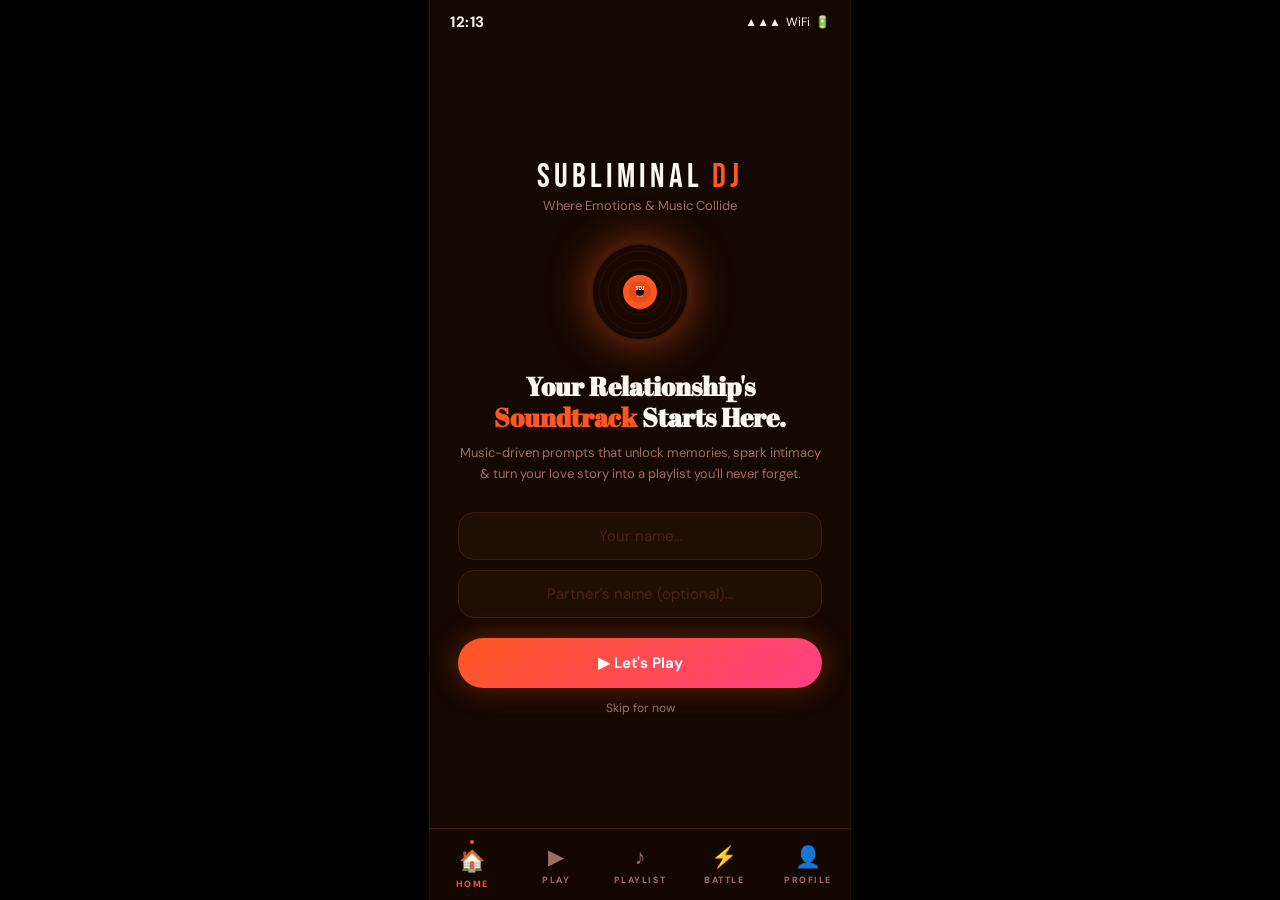
<file: SubliminalDJ/mobileapp.html>
<!DOCTYPE html>
<html lang="en">
<head>
<meta charset="UTF-8"/>
<meta name="viewport" content="width=device-width, initial-scale=1.0, maximum-scale=1.0, user-scalable=no"/>
<title>Subliminal DJ App</title>
<link rel="preconnect" href="https://fonts.googleapis.com"/>
<link href="https://fonts.googleapis.com/css2?family=Abril+Fatface&family=DM+Sans:wght@300;400;500;600;700&family=Bebas+Neue&display=swap" rel="stylesheet"/>

<!--
=================================================================
  EASY CUSTOMIZATION GUIDE — Edit these sections:
  1. COLORS      → :root variables (~line 60)
  2. CARD PROMPTS → CARDS_DATA object in <script>
  3. MOOD SONGS  → MOODS object in <script>
  4. BATTLE THEMES → BATTLE_THEMES array in <script>
  5. PRICES/PACKS  → Edit PACKS array in <script>
  6. BRAND NAME    → Search "Subliminal DJ" to rename
=================================================================
-->

<style>
/* =================================================================
   1. BRAND COLORS — Change these to restyle the entire app
================================================================= */
:root {
  --bg:        #150800;    /* App background                  */
  --surface:   #1f0e04;    /* Panel/card backgrounds          */
  --card:      #2a1508;    /* Elevated card                   */
  --border:    #3d1f0d;    /* Borders                         */
  --fire:      #ff5722;    /* Primary CTA color               */
  --amber:     #ff9800;    /* Secondary accent                */
  --gold:      #ffd54f;    /* Gold highlights                 */
  --rose:      #ff4081;    /* Pink/rose accent                */
  --teal:      #00bcd4;    /* Cool contrast                   */
  --green:     #69f0ae;    /* Success states                  */
  --text:      #fff8f0;    /* Primary text                    */
  --muted:     #9a7060;    /* Secondary text                  */
  --dim:       #4a2515;    /* Very muted / disabled           */
  --glow-fire: rgba(255,87,34,.35);
  --glow-gold: rgba(255,213,79,.25);
  --glow-rose: rgba(255,64,129,.3);
  --nav-h:     72px;
  --r:         16px;
  --r-lg:      24px;
  --r-xl:      32px;
}

/* =================================================================
   BASE
================================================================= */
*,*::before,*::after { box-sizing:border-box; margin:0; padding:0; -webkit-tap-highlight-color:transparent; }
html,body { height:100%; overflow:hidden; background:#000; }
body { font-family:'DM Sans',sans-serif; color:var(--text); display:flex; align-items:center; justify-content:center; }
button,input { font-family:inherit; outline:none; }
button { cursor:pointer; }
a { color:inherit; text-decoration:none; }
::-webkit-scrollbar { width:3px; }
::-webkit-scrollbar-thumb { background:var(--fire); border-radius:2px; }

/* =================================================================
   PHONE SHELL
================================================================= */
#app {
  width:100%; max-width:420px;
  height:100vh; max-height:900px;
  background:var(--bg);
  display:flex; flex-direction:column;
  position:relative; overflow:hidden;
  box-shadow:0 0 0 1px #2a1205, 0 40px 100px rgba(0,0,0,.9);
}

/* =================================================================
   ANIMATIONS
================================================================= */
@keyframes spin      { to{transform:rotate(360deg);} }
@keyframes pulse     { 0%,100%{opacity:.5;} 50%{opacity:1;} }
@keyframes float     { 0%,100%{transform:translateY(0);} 50%{transform:translateY(-8px);} }
@keyframes wave-bar  { 0%,100%{transform:scaleY(.25);} 50%{transform:scaleY(1);} }
@keyframes slide-up  { from{opacity:0;transform:translateY(18px);} to{opacity:1;transform:translateY(0);} }
@keyframes fade-in   { from{opacity:0;} to{opacity:1;} }
@keyframes card-flip { 0%{transform:rotateY(-10deg) scale(.96);opacity:.5;} 100%{transform:rotateY(0) scale(1);opacity:1;} }
@keyframes note-rise { 0%{opacity:.9;transform:translateY(0) scale(1);} 100%{opacity:0;transform:translateY(-60px) scale(.7) rotate(15deg);} }
@keyframes rec-spin  { to{transform:rotate(360deg);} }
@keyframes pop       { 0%{transform:scale(.8);opacity:0;} 60%{transform:scale(1.1);} 100%{transform:scale(1);opacity:1;} }

/* =================================================================
   STATUS BAR
================================================================= */
#status-bar {
  height:44px; background:var(--bg);
  display:flex; align-items:center; justify-content:space-between;
  padding:0 20px; flex-shrink:0; z-index:100;
}
.sb-time  { font-size:15px; font-weight:700; letter-spacing:.5px; }
.sb-icons { font-size:12px; display:flex; gap:5px; }

/* =================================================================
   SCREEN SYSTEM
================================================================= */
#screens { flex:1; overflow:hidden; position:relative; }
.screen  {
  position:absolute; inset:0; overflow-y:auto; overflow-x:hidden;
  padding-bottom:calc(var(--nav-h) + 12px); display:none; animation:fade-in .22s ease;
}
.screen.active { display:block; }

/* =================================================================
   BOTTOM NAV
================================================================= */
#bottom-nav {
  height:var(--nav-h);
  background:rgba(21,8,0,.97); backdrop-filter:blur(20px);
  border-top:1px solid var(--border);
  display:flex; flex-shrink:0; z-index:200;
}
.nav-btn {
  flex:1; display:flex; flex-direction:column;
  align-items:center; justify-content:center; gap:3px;
  background:none; border:none; color:var(--muted);
  cursor:pointer; transition:color .2s; -webkit-tap-highlight-color:transparent;
}
.nav-btn.active { color:var(--fire); }
.nav-btn:active { opacity:.7; }
.nav-icon  { font-size:21px; }
.nav-label { font-size:9px; font-weight:700; letter-spacing:1.5px; text-transform:uppercase; }
.nav-dot   { width:4px; height:4px; border-radius:50%; background:var(--fire); display:none; animation:pulse .9s ease infinite; }
.nav-btn.active .nav-dot { display:block; }

/* =================================================================
   COMMON COMPONENTS
================================================================= */
.sec-eyebrow { font-size:10px; letter-spacing:4px; text-transform:uppercase; font-weight:700; color:var(--amber); margin-bottom:5px; }
.sec-title   { font-family:'Abril Fatface',serif; font-size:clamp(24px,7vw,34px); line-height:1.05; }
.sec-title em { color:var(--fire); font-style:normal; }

/* Buttons */
.btn { display:inline-flex; align-items:center; justify-content:center; gap:7px; border:none; border-radius:50px; font-weight:700; cursor:pointer; transition:transform .15s,box-shadow .15s; white-space:nowrap; }
.btn:active { transform:scale(.94) !important; }
.btn-fire   { background:linear-gradient(135deg,var(--fire),var(--rose)); color:white; padding:14px 28px; font-size:15px; box-shadow:0 0 28px var(--glow-fire); }
.btn-fire:hover { box-shadow:0 0 48px var(--glow-fire); transform:translateY(-1px); }
.btn-outline{ background:transparent; color:var(--text); border:1.5px solid var(--border); padding:12px 22px; font-size:14px; }
.btn-outline:hover { border-color:var(--amber); color:var(--amber); }
.btn-ghost  { background:rgba(255,87,34,.1); color:var(--fire); border:1px solid rgba(255,87,34,.3); padding:9px 18px; font-size:13px; }
.btn-teal   { background:var(--teal); color:#003040; padding:12px 22px; font-size:14px; font-weight:800; }
.btn-gold   { background:var(--gold); color:#1a0800; padding:12px 22px; font-size:14px; font-weight:800; }
.btn-sm     { padding:8px 16px !important; font-size:12px !important; }
.btn-full   { width:100%; }

/* Panel */
.panel      { background:var(--surface); border:1px solid var(--border); border-radius:var(--r-lg); padding:18px; }
.panel-fire { background:linear-gradient(135deg,rgba(255,87,34,.1),var(--surface)); border-color:rgba(255,87,34,.4); box-shadow:0 0 40px rgba(255,87,34,.1); }

/* Waveform */
.waveform   { display:flex; align-items:center; gap:3px; height:26px; }
.wb { width:3px; background:var(--fire); border-radius:2px; transform-origin:center; }
.wb:nth-child(1){height:35%;animation:wave-bar .55s ease-in-out infinite alternate;}
.wb:nth-child(2){height:75%;animation:wave-bar .6s .05s ease-in-out infinite alternate;}
.wb:nth-child(3){height:100%;animation:wave-bar .5s .1s ease-in-out infinite alternate;}
.wb:nth-child(4){height:50%;animation:wave-bar .65s .15s ease-in-out infinite alternate;}
.wb:nth-child(5){height:85%;animation:wave-bar .55s .2s ease-in-out infinite alternate;}
.wb:nth-child(6){height:40%;animation:wave-bar .6s .25s ease-in-out infinite alternate;}
.wb:nth-child(7){height:70%;animation:wave-bar .5s .3s ease-in-out infinite alternate;}
.wb:nth-child(8){height:90%;animation:wave-bar .65s .35s ease-in-out infinite alternate;}

/* Live dot */
.ld { width:7px; height:7px; border-radius:50%; background:var(--fire); display:inline-block; animation:pulse 1s ease infinite; flex-shrink:0; }

/* Input base */
.inp {
  width:100%; background:var(--surface); border:1.5px solid var(--border);
  border-radius:var(--r); padding:13px 16px; color:var(--text); font-size:14px;
  transition:border-color .2s;
}
.inp:focus { border-color:var(--amber); }
.inp::placeholder { color:var(--dim); }

/* Vinyl SVG helper */
.vinyl-glow { filter:drop-shadow(0 0 20px rgba(255,87,34,.55)); }

/* Toast */
#toast {
  position:fixed; bottom:calc(var(--nav-h) + 14px); left:50%; transform:translateX(-50%);
  background:var(--card); border:1px solid var(--fire); color:var(--fire);
  padding:11px 22px; border-radius:50px; font-size:13px; font-weight:700;
  z-index:9999; box-shadow:0 0 30px var(--glow-fire);
  display:none; white-space:nowrap; animation:slide-up .3s ease;
}

/* Floating note */
.fnote { position:fixed; pointer-events:none; z-index:9000; font-size:20px; animation:note-rise 1.2s ease-out forwards; }

/* =================================================================
   ONBOARDING
================================================================= */
#onboarding {
  position:absolute; inset:0; z-index:500; background:var(--bg);
  display:flex; flex-direction:column; align-items:center; justify-content:center;
  padding:32px 28px; text-align:center; animation:fade-in .4s ease;
}
.ob-logo { font-family:'Bebas Neue',sans-serif; font-size:34px; letter-spacing:4px; }
.ob-logo span { color:var(--fire); }
.ob-sub  { color:var(--muted); font-size:13px; margin-bottom:28px; }
.ob-vinyl { margin-bottom:24px; animation:float 3s ease-in-out infinite; }
.ob-title { font-family:'Abril Fatface',serif; font-size:26px; line-height:1.2; margin-bottom:10px; }
.ob-title em { color:var(--fire); font-style:normal; }
.ob-desc  { color:var(--muted); font-size:13px; line-height:1.6; margin-bottom:28px; }
.ob-fields { width:100%; display:flex; flex-direction:column; gap:10px; margin-bottom:20px; }
.ob-inp   { text-align:center; background:var(--surface); border:1.5px solid var(--border); border-radius:var(--r); padding:13px; color:var(--text); font-size:15px; transition:border-color .2s; }
.ob-inp:focus { border-color:var(--amber); }
.ob-inp::placeholder { color:var(--dim); }
.ob-skip  { color:var(--muted); font-size:12px; cursor:pointer; margin-top:12px; display:block; }

/* =================================================================
   HOME SCREEN
================================================================= */
.home-hero {
  padding:20px 20px 18px;
  background:radial-gradient(ellipse 80% 60% at 50% 0%,rgba(255,87,34,.16) 0%,transparent 70%);
  text-align:center; position:relative; overflow:hidden;
}
.home-greet { font-size:12px; color:var(--muted); margin-bottom:3px; letter-spacing:.5px; }
.home-logo  { font-family:'Bebas Neue',sans-serif; font-size:30px; letter-spacing:3px; margin-bottom:12px; }
.home-logo span { color:var(--fire); }
.vinyl-wrap { position:relative; display:inline-block; cursor:pointer; animation:float 4s ease-in-out infinite; }
.vinyl-ring {
  width:130px; height:130px; border-radius:50%; border:1px solid rgba(255,87,34,.2);
  position:absolute; top:50%; left:50%; transform:translate(-50%,-50%);
  animation:pulse 2s ease infinite;
}
.vinyl-ring-2 { width:155px; height:155px; animation-delay:.6s; }
.home-tagline { color:var(--muted); font-size:12px; margin-top:12px; line-height:1.5; }
.home-tagline b { color:var(--amber); font-weight:700; }

/* Quick pills */
.qa-row { display:flex; gap:8px; padding:0 20px; margin:14px 0; overflow-x:auto; scrollbar-width:none; }
.qa-row::-webkit-scrollbar { display:none; }
.qa-pill {
  flex-shrink:0; background:var(--surface); border:1px solid var(--border);
  border-radius:50px; padding:9px 16px; font-size:12px; font-weight:600;
  cursor:pointer; transition:all .2s; white-space:nowrap; display:flex; align-items:center; gap:6px;
}
.qa-pill:active { transform:scale(.93); }
.qa-pill.hot { border-color:rgba(255,87,34,.4); color:var(--fire); background:rgba(255,87,34,.08); }

/* Daily pick */
.daily-pick {
  margin:0 20px 14px;
  background:linear-gradient(135deg,rgba(255,87,34,.15),rgba(255,64,129,.08));
  border:1px solid rgba(255,87,34,.4); border-radius:var(--r-lg);
  padding:16px; cursor:pointer; transition:transform .2s;
}
.daily-pick:active { transform:scale(.98); }
.dp-label { font-size:10px; letter-spacing:3px; text-transform:uppercase; color:var(--fire); font-weight:700; margin-bottom:7px; display:flex; align-items:center; gap:6px; }
.dp-title { font-family:'Abril Fatface',serif; font-size:18px; margin-bottom:5px; }
.dp-desc  { color:var(--muted); font-size:12px; line-height:1.5; }
.dp-foot  { display:flex; justify-content:space-between; align-items:center; margin-top:12px; }

/* Deck scroll */
.deck-row-label { padding:0 20px; font-size:10px; letter-spacing:3px; text-transform:uppercase; font-weight:700; color:var(--muted); margin-bottom:8px; }
.deck-scroll    { display:flex; gap:10px; padding:0 20px; overflow-x:auto; scrollbar-width:none; padding-bottom:4px; }
.deck-scroll::-webkit-scrollbar { display:none; }
.deck-thumb {
  flex-shrink:0; width:112px; background:var(--surface); border:1px solid var(--border);
  border-radius:var(--r); padding:14px 12px; cursor:pointer; transition:transform .2s;
}
.deck-thumb:active { transform:scale(.94); }
.dt-icon  { font-size:24px; margin-bottom:7px; }
.dt-name  { font-size:11px; font-weight:700; letter-spacing:.5px; line-height:1.3; }
.dt-count { font-size:10px; color:var(--muted); margin-top:3px; }

/* Home stats */
.home-stats { display:flex; gap:8px; padding:0 20px; margin:14px 0; }
.hs-box { flex:1; background:var(--surface); border:1px solid var(--border); border-radius:var(--r); padding:12px 8px; text-align:center; }
.hs-val { font-family:'Bebas Neue',sans-serif; font-size:26px; color:var(--fire); }
.hs-lbl { font-size:9px; letter-spacing:2px; text-transform:uppercase; color:var(--muted); margin-top:2px; }

/* =================================================================
   PLAY SCREEN
================================================================= */
#screen-play { padding:14px 14px 0; }

.play-top { display:flex; align-items:center; justify-content:space-between; margin-bottom:14px; }
.play-top h2 { font-family:'Abril Fatface',serif; font-size:24px; }
.session-badge { background:rgba(255,87,34,.12); border:1px solid rgba(255,87,34,.3); color:var(--fire); padding:5px 12px; border-radius:50px; font-size:11px; font-weight:700; display:flex; align-items:center; gap:5px; }

.cat-scroll { display:flex; gap:7px; overflow-x:auto; scrollbar-width:none; margin-bottom:14px; }
.cat-scroll::-webkit-scrollbar { display:none; }
.cat-chip {
  flex-shrink:0; background:var(--surface); border:1px solid var(--border);
  color:var(--muted); padding:8px 15px; border-radius:50px;
  font-size:12px; font-weight:600; cursor:pointer; transition:all .2s; white-space:nowrap;
}
.cat-chip.active { background:rgba(255,87,34,.13); border-color:rgba(255,87,34,.5); color:var(--fire); }
.cat-chip:active { transform:scale(.93); }

/* Main card */
.game-card {
  border-radius:var(--r-xl); padding:26px 20px; text-align:center;
  border:1px solid rgba(255,87,34,.4);
  background:linear-gradient(135deg,rgba(255,87,34,.1),var(--surface));
  box-shadow:0 0 50px rgba(255,87,34,.1);
  min-height:196px; display:flex; flex-direction:column; align-items:center; justify-content:center;
  position:relative; overflow:hidden; cursor:pointer; transition:transform .15s;
}
.game-card:active { transform:scale(.98); }
.game-card.anim { animation:card-flip .35s cubic-bezier(.4,0,.2,1); }
.gc-bgnote { position:absolute; top:-15px; right:-8px; font-size:72px; opacity:.04; pointer-events:none; transform:rotate(15deg); }
.gc-cat    { font-size:10px; letter-spacing:3px; text-transform:uppercase; font-weight:700; margin-bottom:14px; display:flex; align-items:center; gap:6px; }
.gc-counter{ font-size:10px; color:var(--muted); margin-bottom:6px; }
.gc-prompt { font-family:'Abril Fatface',serif; font-size:clamp(16px,5vw,21px); line-height:1.45; font-style:italic; color:var(--text); margin-bottom:18px; }
.gc-hint   { color:var(--dim); font-size:11px; }

/* Streaming */
.stream-row { display:flex; gap:9px; margin:12px 0; }
.btn-spotify { flex:1; background:#1DB954; color:white; border:none; padding:13px; border-radius:var(--r); font-size:13px; font-weight:700; display:flex; align-items:center; justify-content:center; gap:6px; transition:transform .15s; }
.btn-spotify:active { transform:scale(.96); }
.btn-apple   { flex:1; background:linear-gradient(135deg,#fc3c44,#e91e63); color:white; border:none; padding:13px; border-radius:var(--r); font-size:13px; font-weight:700; display:flex; align-items:center; justify-content:center; gap:6px; transition:transform .15s; }
.btn-apple:active { transform:scale(.96); }

/* Controls */
.play-ctrl { display:flex; gap:9px; margin-top:4px; }
.btn-next  { flex:2; background:linear-gradient(135deg,var(--fire),var(--amber)); color:white; border:none; padding:15px; border-radius:50px; font-size:15px; font-weight:800; box-shadow:0 0 24px var(--glow-fire); transition:transform .15s; }
.btn-next:active { transform:scale(.95); }
.btn-fav   { flex:0 0 auto; background:var(--surface); border:1px solid var(--border); color:var(--muted); padding:15px 17px; border-radius:50px; font-size:20px; transition:all .2s; }
.btn-fav.saved { color:var(--rose); border-color:var(--rose); background:rgba(255,64,129,.1); }
.btn-fav:active { transform:scale(.9); }
.btn-shuf  { flex:0 0 auto; background:var(--surface); border:1px solid var(--border); color:var(--muted); padding:15px 17px; border-radius:50px; font-size:17px; transition:all .2s; }
.btn-shuf:active { transform:scale(.9); color:var(--amber); }

/* Session log */
.session-log { background:var(--surface); border:1px solid var(--border); border-radius:var(--r-lg); padding:14px; margin-top:12px; }
.sl-header   { font-size:10px; letter-spacing:3px; text-transform:uppercase; color:var(--gold); font-weight:700; margin-bottom:10px; display:flex; justify-content:space-between; }
.sl-item     { display:flex; gap:9px; padding:8px 0; border-bottom:1px solid var(--border); align-items:flex-start; }
.sl-item:last-child { border-bottom:none; }
.sl-emo { font-size:14px; flex-shrink:0; }
.sl-txt { color:var(--muted); font-size:12px; font-style:italic; line-height:1.4; }

/* =================================================================
   PLAYLIST SCREEN
================================================================= */
#screen-playlist { padding:14px; }

.pl-header h2 { font-family:'Abril Fatface',serif; font-size:26px; }
.pl-header p  { color:var(--muted); font-size:12px; margin-top:3px; margin-bottom:14px; }

.mood-row { display:flex; gap:7px; overflow-x:auto; scrollbar-width:none; margin-bottom:14px; }
.mood-row::-webkit-scrollbar { display:none; }
.mood-pill { flex-shrink:0; background:var(--surface); border:1px solid var(--border); color:var(--muted); padding:8px 14px; border-radius:50px; font-size:12px; font-weight:600; cursor:pointer; transition:all .2s; white-space:nowrap; }
.mood-pill.active { background:rgba(255,87,34,.12); border-color:rgba(255,87,34,.45); color:var(--fire); }
.mood-pill:active { transform:scale(.93); }

.sugg-panel { background:rgba(255,87,34,.06); border:1px solid rgba(255,87,34,.18); border-radius:var(--r); padding:12px; margin-bottom:14px; animation:slide-up .3s ease; }
.sugg-label { font-size:9px; letter-spacing:3px; text-transform:uppercase; color:var(--fire); font-weight:700; margin-bottom:9px; }
.sugg-song  { display:flex; align-items:center; gap:9px; padding:9px 0; border-bottom:1px solid rgba(255,87,34,.08); cursor:pointer; transition:padding .12s; }
.sugg-song:last-child { border-bottom:none; }
.sugg-song:active { padding-left:8px; background:rgba(255,87,34,.06); border-radius:8px; }
.ss-n { color:var(--fire); font-size:14px; }
.ss-t { color:var(--text); font-size:13px; font-style:italic; flex:1; }
.ss-a { color:var(--amber); font-size:14px; }

.pl-add-row { display:flex; gap:8px; margin-bottom:14px; }
.song-inp   { flex:1; background:var(--surface); border:1.5px solid var(--border); border-radius:var(--r); padding:12px 15px; color:var(--text); font-size:14px; transition:border-color .2s; }
.song-inp:focus { border-color:var(--amber); }
.song-inp::placeholder { color:var(--dim); }
.btn-plus   { background:var(--fire); color:white; border:none; width:46px; height:46px; border-radius:var(--r); font-size:22px; font-weight:700; display:flex; align-items:center; justify-content:center; flex-shrink:0; transition:transform .15s; }
.btn-plus:active { transform:scale(.9); }

.pl-list  { display:flex; flex-direction:column; gap:7px; margin-bottom:14px; }
.pl-empty { text-align:center; color:var(--muted); font-size:13px; padding:24px 0; }
.pl-item  { background:var(--surface); border:1px solid var(--border); border-radius:var(--r); padding:13px 15px; display:flex; align-items:center; gap:11px; animation:slide-up .25s ease; }
.pl-num   { color:var(--dim); font-size:12px; font-weight:700; width:16px; text-align:center; }
.pl-icon  { color:var(--amber); font-size:15px; }
.pl-name  { flex:1; color:var(--text); font-size:13px; }
.pl-rm    { background:none; border:none; color:var(--muted); font-size:15px; padding:4px; cursor:pointer; transition:color .15s; }
.pl-rm:active { color:var(--rose); }

.export-row { display:flex; gap:9px; margin-bottom:18px; }

.sess-title { font-family:'Abril Fatface',serif; font-size:19px; margin-bottom:11px; }
.sess-card  { background:var(--surface); border:1px solid var(--border); border-radius:var(--r-lg); padding:14px; margin-bottom:9px; cursor:pointer; transition:transform .15s; }
.sess-card:active { transform:scale(.98); }
.sc-top  { display:flex; justify-content:space-between; align-items:flex-start; margin-bottom:9px; }
.sc-date { color:var(--muted); font-size:11px; margin-bottom:2px; }
.sc-name { font-weight:700; font-size:14px; }
.sc-cnt  { color:var(--fire); font-size:12px; font-weight:700; }
.sc-tags { display:flex; gap:6px; flex-wrap:wrap; }
.sc-tag  { background:rgba(255,87,34,.07); border:1px solid rgba(255,87,34,.14); color:var(--muted); padding:4px 10px; border-radius:50px; font-size:10px; }

/* =================================================================
   BATTLE SCREEN
================================================================= */
#screen-battle { padding:14px; }

.battle-hdr   { text-align:center; margin-bottom:16px; }
.battle-hdr h2{ font-family:'Abril Fatface',serif; font-size:26px; }
.battle-hdr p { color:var(--muted); font-size:12px; margin-top:3px; }

.scoreboard { display:flex; gap:10px; margin-bottom:16px; align-items:center; }
.score-p { flex:1; background:var(--surface); border:1px solid var(--border); border-radius:var(--r-lg); padding:14px; text-align:center; transition:all .3s; }
.score-p.winning { border-color:var(--gold); background:rgba(255,213,79,.07); box-shadow:0 0 20px var(--glow-gold); }
.sp-lbl  { font-size:9px; letter-spacing:2px; text-transform:uppercase; color:var(--muted); margin-bottom:5px; }
.sp-name { font-size:14px; font-weight:700; margin-bottom:3px; }
.sp-pts  { font-family:'Bebas Neue',sans-serif; font-size:40px; line-height:1; color:var(--fire); }
.score-vs{ color:var(--muted); font-size:16px; font-weight:900; flex-shrink:0; }

.battle-card { background:linear-gradient(135deg,rgba(255,87,34,.1),rgba(255,64,129,.07)); border:1px solid rgba(255,87,34,.4); border-radius:var(--r-xl); padding:20px 18px; text-align:center; margin-bottom:14px; position:relative; overflow:hidden; }
.bc-lbl  { font-size:10px; letter-spacing:3px; text-transform:uppercase; color:var(--rose); margin-bottom:9px; }
.bc-title{ font-family:'Abril Fatface',serif; font-size:20px; margin-bottom:6px; }
.bc-desc { color:var(--muted); font-size:12px; line-height:1.5; }

.battle-inputs { display:grid; grid-template-columns:1fr 1fr; gap:9px; margin-bottom:12px; }
.bpz { background:var(--surface); border:1px solid var(--border); border-radius:var(--r-lg); padding:13px; }
.bpz-lbl  { font-size:9px; letter-spacing:2px; text-transform:uppercase; color:var(--muted); font-weight:700; margin-bottom:9px; }
.b-inp    { width:100%; background:var(--card); border:1px solid var(--border); border-radius:var(--r-sm,8px); padding:9px 11px; color:var(--text); font-size:13px; margin-bottom:7px; transition:border-color .2s; }
.b-inp:focus { border-color:var(--amber); }
.b-inp::placeholder { color:var(--dim); }
.bpz-song { color:var(--amber); font-size:12px; font-style:italic; min-height:18px; font-weight:600; }

.vote-row { display:grid; grid-template-columns:1fr 1fr; gap:9px; margin-bottom:12px; }
.btn-vote { background:var(--surface); border:2px solid var(--border); border-radius:var(--r); padding:13px; font-size:13px; font-weight:700; color:var(--muted); transition:all .2s; }
.btn-vote:active { transform:scale(.95); }
.btn-vote.v1 { border-color:var(--fire); background:rgba(255,87,34,.12); color:var(--fire); }
.btn-vote.v2 { border-color:var(--rose); background:rgba(255,64,129,.12); color:var(--rose); }

.bh-title { font-size:10px; letter-spacing:2px; text-transform:uppercase; color:var(--muted); margin:10px 0 9px; }
.bh-item  { background:var(--surface); border:1px solid var(--border); border-radius:var(--r); padding:11px 13px; margin-bottom:7px; display:flex; align-items:center; gap:9px; }
.bh-rnd   { color:var(--dim); font-size:11px; font-weight:700; flex-shrink:0; }
.bh-info  { flex:1; }
.bh-theme { color:var(--muted); font-size:11px; }
.bh-win   { font-size:12px; font-weight:700; }

/* =================================================================
   PROFILE SCREEN
================================================================= */
#screen-profile { padding:14px; }

.prof-hero { text-align:center; padding:16px 0 20px; }
.prof-avatar { width:76px; height:76px; border-radius:50%; margin:0 auto 11px; background:linear-gradient(135deg,var(--fire),var(--rose)); display:flex; align-items:center; justify-content:center; font-size:34px; border:3px solid rgba(255,87,34,.4); box-shadow:0 0 28px var(--glow-fire); }
.prof-name  { font-family:'Abril Fatface',serif; font-size:22px; margin-bottom:3px; }
.prof-tag   { color:var(--muted); font-size:12px; }
.prof-partner { display:none; align-items:center; gap:7px; background:rgba(255,87,34,.1); border:1px solid rgba(255,87,34,.25); border-radius:50px; padding:7px 14px; margin-top:10px; font-size:13px; justify-content:center; }

.stats-grid { display:grid; grid-template-columns:repeat(3,1fr); gap:9px; margin:14px 0; }
.sg-tile    { background:var(--surface); border:1px solid var(--border); border-radius:var(--r); padding:12px 7px; text-align:center; }
.sg-val     { font-family:'Bebas Neue',sans-serif; font-size:28px; color:var(--fire); }
.sg-lbl     { font-size:9px; letter-spacing:2px; text-transform:uppercase; color:var(--muted); margin-top:2px; }

.ach-title  { font-family:'Abril Fatface',serif; font-size:17px; margin-bottom:10px; }
.ach-grid   { display:grid; grid-template-columns:repeat(3,1fr); gap:9px; margin-bottom:18px; }
.ach-item   { background:var(--surface); border:1px solid var(--border); border-radius:var(--r); padding:12px 7px; text-align:center; transition:all .2s; }
.ach-item.done { border-color:var(--gold); background:rgba(255,213,79,.07); }
.ach-ico    { font-size:26px; margin-bottom:5px; filter:grayscale(1) opacity(.35); }
.ach-item.done .ach-ico { filter:none; }
.ach-name   { font-size:9px; letter-spacing:1px; text-transform:uppercase; color:var(--muted); }
.ach-item.done .ach-name { color:var(--gold); }

.set-title  { font-family:'Abril Fatface',serif; font-size:17px; margin-bottom:10px; }
.set-row    { background:var(--surface); border:1px solid var(--border); border-radius:var(--r); padding:14px; margin-bottom:7px; display:flex; align-items:center; justify-content:space-between; cursor:pointer; transition:background .15s; }
.set-row:active { background:var(--card); }
.sr-l       { display:flex; align-items:center; gap:11px; }
.sr-ico     { font-size:19px; }
.sr-lbl     { font-size:14px; font-weight:600; }
.sr-sub     { font-size:11px; color:var(--muted); }
.sr-r       { color:var(--muted); font-size:15px; }
/* Toggle */
.tog-wrap   { position:relative; }
.tog-inp    { opacity:0; position:absolute; width:0; height:0; }
.tog-lbl    { display:block; width:42px; height:23px; background:var(--border); border-radius:11px; cursor:pointer; transition:background .2s; position:relative; }
.tog-lbl::after { content:''; position:absolute; top:3px; left:3px; width:17px; height:17px; background:white; border-radius:50%; transition:transform .2s; }
.tog-inp:checked+.tog-lbl { background:var(--fire); }
.tog-inp:checked+.tog-lbl::after { transform:translateX(19px); }
</style>
</head>

<body>
<div id="app">

  <!-- STATUS BAR -->
  <div id="status-bar">
    <span class="sb-time" id="sb-clock">9:41</span>
    <div class="sb-icons"><span>▲▲▲</span><span>WiFi</span><span>🔋</span></div>
  </div>

  <!-- SCREENS -->
  <div id="screens">

    <!-- ─── ONBOARDING ─── -->
    <div id="onboarding">
      <div class="ob-logo">Subliminal <span>DJ</span></div>
      <div class="ob-sub">Where Emotions &amp; Music Collide</div>
      <div class="ob-vinyl">
        <svg class="vinyl-glow" width="100" height="100" viewBox="0 0 100 100">
          <circle cx="50" cy="50" r="48" fill="#1a0800" stroke="#3a1a08" stroke-width="2"/>
          <circle cx="50" cy="50" r="41" fill="none" stroke="#2a1005" stroke-width="1"/>
          <circle cx="50" cy="50" r="32" fill="none" stroke="#2a1005" stroke-width="1"/>
          <circle cx="50" cy="50" r="23" fill="none" stroke="#2a1005" stroke-width="1"/>
          <circle cx="50" cy="50" r="17" fill="#ff5722"/>
          <circle cx="50" cy="50" r="11" fill="#e64a19"/>
          <circle cx="50" cy="50" r="4"  fill="#1a0800"/>
          <text x="50" y="48" text-anchor="middle" fill="white" font-size="4.5" font-family="sans-serif" font-weight="bold">SDJ</text>
          <text x="50" y="55" text-anchor="middle" fill="rgba(255,255,255,.5)" font-size="3.5">●●●</text>
        </svg>
      </div>
      <h2 class="ob-title">Your Relationship's<br><em>Soundtrack</em> Starts Here.</h2>
      <p class="ob-desc">Music-driven prompts that unlock memories, spark intimacy &amp; turn your love story into a playlist you'll never forget.</p>
      <div class="ob-fields">
        <input class="ob-inp" id="ob-name"    type="text" placeholder="Your name…"/>
        <input class="ob-inp" id="ob-partner" type="text" placeholder="Partner's name (optional)…"/>
      </div>
      <button class="btn btn-fire btn-full" style="font-size:15px;padding:15px" onclick="finishOnboarding()">▶ Let's Play</button>
      <span class="ob-skip" onclick="finishOnboarding()">Skip for now</span>
    </div>

    <!-- ─── HOME ─── -->
    <div id="screen-home" class="screen">
      <div class="home-hero">
        <div class="home-greet" id="h-greet">Good evening 👋</div>
        <div class="home-logo">Subliminal <span>DJ</span></div>
        <div class="vinyl-wrap" id="h-vinyl-wrap" onclick="toggleVinyl()">
          <div class="vinyl-ring"></div><div class="vinyl-ring vinyl-ring-2"></div>
          <svg class="vinyl-glow" id="h-vinyl" width="108" height="108" viewBox="0 0 108 108">
            <circle cx="54" cy="54" r="52" fill="#1a0800" stroke="#3a1a08" stroke-width="2"/>
            <circle cx="54" cy="54" r="45" fill="none" stroke="#2a1005" stroke-width="1"/>
            <circle cx="54" cy="54" r="36" fill="none" stroke="#2a1005" stroke-width="1"/>
            <circle cx="54" cy="54" r="27" fill="none" stroke="#2a1005" stroke-width="1"/>
            <circle cx="54" cy="54" r="19" fill="#ff5722"/>
            <circle cx="54" cy="54" r="13" fill="#e64a19"/>
            <circle cx="54" cy="54" r="5"  fill="#1a0800"/>
            <text x="54" y="52" text-anchor="middle" fill="white" font-size="5" font-family="sans-serif" font-weight="bold">SDJ</text>
            <text x="54" y="60" text-anchor="middle" fill="rgba(255,255,255,.5)" font-size="3.5">●●●</text>
          </svg>
        </div>
        <div class="home-tagline">Turn your love story into a <b>playlist</b> 🎵</div>
      </div>

      <div class="qa-row">
        <div class="qa-pill hot" onclick="goTo('play')">▶ Play Now</div>
        <div class="qa-pill" onclick="goTo('battle')">⚡ DJ Battle</div>
        <div class="qa-pill" onclick="goTo('playlist')">♪ Playlist</div>
        <div class="qa-pill" onclick="goTo('profile')">👤 Profile</div>
      </div>

      <div class="daily-pick" onclick="goTo('play')">
        <div class="dp-label"><div class="ld"></div> Today's Pick</div>
        <div class="dp-title">"Deep Cuts Night"</div>
        <div class="dp-desc">The songs you've never shared — but that mean everything. A deck for real vulnerability.</div>
        <div class="dp-foot">
          <div class="waveform"><div class="wb"></div><div class="wb"></div><div class="wb"></div><div class="wb"></div><div class="wb"></div><div class="wb"></div><div class="wb"></div><div class="wb"></div></div>
          <button class="btn btn-ghost btn-sm">Play →</button>
        </div>
      </div>

      <div class="deck-row-label">Browse Decks</div>
      <div class="deck-scroll">
        <div class="deck-thumb" onclick="selectAndPlay('memory')" style="border-color:rgba(156,39,176,.3)">
          <div class="dt-icon">⏳</div><div class="dt-name" style="color:#ce93d8">Memory Lane</div><div class="dt-count">5 prompts</div>
        </div>
        <div class="deck-thumb" onclick="selectAndPlay('fantasy')" style="border-color:rgba(255,64,129,.3)">
          <div class="dt-icon">✨</div><div class="dt-name" style="color:#f48fb1">Fantasy Freq.</div><div class="dt-count">5 prompts</div>
        </div>
        <div class="deck-thumb" onclick="selectAndPlay('vibe')" style="border-color:rgba(0,188,212,.3)">
          <div class="dt-icon">🎯</div><div class="dt-name" style="color:#80deea">Vibe Check</div><div class="dt-count">5 prompts</div>
        </div>
        <div class="deck-thumb" onclick="selectAndPlay('deep')" style="border-color:rgba(255,213,79,.3)">
          <div class="dt-icon">🖤</div><div class="dt-name" style="color:#fff176">Deep Cuts</div><div class="dt-count">5 prompts</div>
        </div>
        <div class="deck-thumb" onclick="goTo('battle')" style="border-color:rgba(255,152,0,.3)">
          <div class="dt-icon">⚡</div><div class="dt-name" style="color:#ffcc80">DJ Battle</div><div class="dt-count">5 themes</div>
        </div>
      </div>

      <div class="home-stats">
        <div class="hs-box"><div class="hs-val" id="h-sess">0</div><div class="hs-lbl">Sessions</div></div>
        <div class="hs-box"><div class="hs-val" id="h-cards">0</div><div class="hs-lbl">Cards</div></div>
        <div class="hs-box"><div class="hs-val" id="h-songs">0</div><div class="hs-lbl">Songs</div></div>
      </div>
    </div>

    <!-- ─── PLAY ─── -->
    <div id="screen-play" class="screen">
      <div class="play-top">
        <h2>Game Night</h2>
        <div class="session-badge"><div class="ld"></div> <span id="badge-count">0</span> played</div>
      </div>
      <div class="cat-scroll">
        <div class="cat-chip active" onclick="selectCat('memory',this)">⏳ Memory</div>
        <div class="cat-chip" onclick="selectCat('fantasy',this)">✨ Fantasy</div>
        <div class="cat-chip" onclick="selectCat('vibe',this)">🎯 Vibe</div>
        <div class="cat-chip" onclick="selectCat('deep',this)">🖤 Deep</div>
      </div>
      <div class="game-card" id="game-card" onclick="nextCard()">
        <div class="gc-bgnote" id="gc-bgnote">♪</div>
        <div class="gc-cat"><span id="gc-icon">⏳</span><span id="gc-label" style="color:var(--fire)">MEMORY LANE</span></div>
        <div class="gc-counter" id="gc-counter">Card 1 of 5</div>
        <p class="gc-prompt" id="gc-prompt">"Play a song that reminds you of when we first met. What memory comes to mind?"</p>
        <div class="gc-hint">tap card for next →</div>
      </div>
      <div class="stream-row">
        <a href="https://open.spotify.com" target="_blank" class="btn-spotify">🎵 Spotify</a>
        <a href="https://music.apple.com" target="_blank" class="btn-apple">🎵 Apple Music</a>
      </div>
      <div class="play-ctrl">
        <button class="btn-fav" id="btn-fav" onclick="toggleFav()">♡</button>
        <button class="btn-next" onclick="nextCard()">Next Card →</button>
        <button class="btn-shuf" onclick="shuffleDeck()">⇌</button>
      </div>
      <div class="session-log" id="session-log" style="display:none">
        <div class="sl-header"><span>🎵 Session Log</span><span id="sl-count" style="color:var(--muted)">0 cards</span></div>
        <div id="sl-items"></div>
      </div>
    </div>

    <!-- ─── PLAYLIST ─── -->
    <div id="screen-playlist" class="screen">
      <div class="pl-header">
        <div class="sec-eyebrow">Playlist Hub</div>
        <h2 style="font-family:'Abril Fatface',serif;font-size:26px">Your Soundtrack</h2>
        <p>Build &amp; revisit your love's greatest hits</p>
      </div>
      <div class="mood-row">
        <div class="mood-pill" onclick="selectMood('romantic',this)">❤️ Romantic</div>
        <div class="mood-pill" onclick="selectMood('nostalgic',this)">⏳ Nostalgic</div>
        <div class="mood-pill" onclick="selectMood('playful',this)">😄 Playful</div>
        <div class="mood-pill" onclick="selectMood('vulnerable',this)">🌙 Vulnerable</div>
        <div class="mood-pill" onclick="selectMood('fire',this)">🔥 Spicy</div>
      </div>
      <div class="sugg-panel" id="sugg-panel" style="display:none">
        <div class="sugg-label" id="sugg-title">Suggested</div>
        <div id="sugg-list"></div>
      </div>
      <div class="pl-add-row">
        <input class="song-inp" id="song-inp" type="text" placeholder="Song name + artist…" onkeydown="if(event.key==='Enter')addSong()"/>
        <button class="btn-plus" onclick="addSong()">+</button>
      </div>
      <div class="pl-list" id="pl-list"><div class="pl-empty">No songs yet — start adding! ♪</div></div>
      <div class="export-row" id="export-row" style="display:none">
        <a href="https://open.spotify.com" target="_blank" class="btn btn-spotify" style="flex:1;border-radius:50px">🎵 Open Spotify</a>
        <button class="btn btn-outline btn-sm" onclick="clearPlaylist()">Clear</button>
      </div>
      <div class="sess-title">Past Sessions</div>
      <div id="past-sess">
        <div class="sess-card">
          <div class="sc-top"><div><div class="sc-date">Apr 18, 2025</div><div class="sc-name">Fantasy Night 🌟</div></div><span class="sc-cnt">8 cards</span></div>
          <div class="sc-tags"><span class="sc-tag">♪ Golden Hour</span><span class="sc-tag">♪ Lover</span><span class="sc-tag">♪ Perfect</span></div>
        </div>
        <div class="sess-card">
          <div class="sc-top"><div><div class="sc-date">Apr 12, 2025</div><div class="sc-name">Deep Cuts Night 🖤</div></div><span class="sc-cnt">12 cards</span></div>
          <div class="sc-tags"><span class="sc-tag">♪ The Night We Met</span><span class="sc-tag">♪ Skinny Love</span><span class="sc-tag">♪ Holocene</span></div>
        </div>
      </div>
    </div>

    <!-- ─── BATTLE ─── -->
    <div id="screen-battle" class="screen">
      <div class="battle-hdr">
        <div class="sec-eyebrow">⚡ DJ Battle Mode</div>
        <h2>Head-to-Head</h2>
        <p>Pick your song. Win the round. Settle it.</p>
      </div>
      <div class="scoreboard">
        <div class="score-p" id="score-p1"><div class="sp-lbl">Player 1</div><div class="sp-name" id="bp1-name">You</div><div class="sp-pts" id="sp1">0</div></div>
        <div class="score-vs">VS</div>
        <div class="score-p" id="score-p2"><div class="sp-lbl">Player 2</div><div class="sp-name" id="bp2-name">Partner</div><div class="sp-pts" id="sp2">0</div></div>
      </div>
      <div class="battle-card">
        <div class="bc-lbl">ROUND <span id="rnd-num">1</span> — THEME</div>
        <div class="bc-title" id="bt-title">"Makeout Mix"</div>
        <div class="bc-desc" id="bt-desc">Each picks the most fitting song. The other votes for the winner.</div>
      </div>
      <div class="battle-inputs">
        <div class="bpz"><div class="bpz-lbl">Player 1</div><input class="b-inp" id="b-p1" placeholder="Your song…"/><div class="bpz-song" id="b-p1-disp"></div></div>
        <div class="bpz"><div class="bpz-lbl">Player 2</div><input class="b-inp" id="b-p2" placeholder="Their song…"/><div class="bpz-song" id="b-p2-disp"></div></div>
      </div>
      <button class="btn btn-fire btn-full" onclick="lockSongs()" style="margin-bottom:9px">🔒 Lock In Songs</button>
      <div class="vote-row" id="vote-row" style="display:none">
        <button class="btn-vote" id="vote-p1" onclick="castVote(1)">👑 P1 Wins</button>
        <button class="btn-vote" id="vote-p2" onclick="castVote(2)">👑 P2 Wins</button>
      </div>
      <button class="btn btn-outline btn-full" onclick="nextTheme()" style="margin-bottom:12px">Next Theme →</button>
      <div class="bh-title">ROUND HISTORY</div>
      <div id="bh-list"><div style="color:var(--muted);font-size:12px;text-align:center;padding:14px 0">No rounds yet</div></div>
    </div>

    <!-- ─── PROFILE ─── -->
    <div id="screen-profile" class="screen">
      <div class="prof-hero">
        <div class="prof-avatar" id="p-avatar">🎵</div>
        <div class="prof-name" id="p-name">Music Lover</div>
        <div class="prof-tag">Subliminal DJ Member</div>
        <div class="prof-partner" id="p-partner"><span>❤️ Playing with</span><strong id="p-pname">Partner</strong></div>
      </div>
      <div class="stats-grid">
        <div class="sg-tile"><div class="sg-val" id="p-sess">0</div><div class="sg-lbl">Sessions</div></div>
        <div class="sg-tile"><div class="sg-val" id="p-cards">0</div><div class="sg-lbl">Cards</div></div>
        <div class="sg-tile"><div class="sg-val" id="p-battles">0</div><div class="sg-lbl">Battles</div></div>
      </div>
      <div class="ach-title">Achievements</div>
      <div class="ach-grid">
        <div class="ach-item done"><div class="ach-ico">🎵</div><div class="ach-name">First Play</div></div>
        <div class="ach-item" id="ach-10"><div class="ach-ico">🔟</div><div class="ach-name">10 Cards</div></div>
        <div class="ach-item" id="ach-btl"><div class="ach-ico">⚡</div><div class="ach-name">1st Battle</div></div>
        <div class="ach-item" id="ach-pl"><div class="ach-ico">🎶</div><div class="ach-name">Playlist DJ</div></div>
        <div class="ach-item" id="ach-3s"><div class="ach-ico">🏆</div><div class="ach-name">3 Sessions</div></div>
        <div class="ach-item"><div class="ach-ico">💍</div><div class="ach-name">Soulmates</div></div>
      </div>
      <div class="set-title">Settings</div>
      <div class="set-row" onclick="cycleStream()">
        <div class="sr-l"><span class="sr-ico">🎵</span><div><div class="sr-lbl">Streaming App</div><div class="sr-sub" id="stream-lbl">Spotify</div></div></div>
        <span class="sr-r">›</span>
      </div>
      <div class="set-row">
        <div class="sr-l"><span class="sr-ico">🔔</span><div><div class="sr-lbl">Daily Reminders</div><div class="sr-sub">Game night prompts</div></div></div>
        <div class="tog-wrap"><input type="checkbox" class="tog-inp" id="tog-notif" checked/><label class="tog-lbl" for="tog-notif"></label></div>
      </div>
      <div class="set-row">
        <div class="sr-l"><span class="sr-ico">🌙</span><div><div class="sr-lbl">Dark Mode</div><div class="sr-sub">Always on</div></div></div>
        <div class="tog-wrap"><input type="checkbox" class="tog-inp" id="tog-dark" checked/><label class="tog-lbl" for="tog-dark"></label></div>
      </div>
      <div class="set-row" onclick="showToast('Progress reset! 🔄')">
        <div class="sr-l"><span class="sr-ico">🔄</span><div><div class="sr-lbl">Reset Progress</div><div class="sr-sub">Clear all data</div></div></div>
        <span class="sr-r">›</span>
      </div>
      <div style="text-align:center;padding:20px 0 6px">
        <div style="font-family:'Bebas Neue',sans-serif;font-size:15px;letter-spacing:2px;color:var(--muted)">Subliminal DJ v1.0</div>
        <div style="color:var(--dim);font-size:11px;margin-top:3px">© 2025 Subliminal DJ</div>
      </div>
    </div>

  </div><!-- /screens -->

  <!-- BOTTOM NAV -->
  <nav id="bottom-nav">
    <button class="nav-btn active" id="nav-home"     onclick="goTo('home')">    <div class="nav-dot"></div><span class="nav-icon">🏠</span><span class="nav-label">Home</span></button>
    <button class="nav-btn"        id="nav-play"     onclick="goTo('play')">    <div class="nav-dot"></div><span class="nav-icon">▶</span><span class="nav-label">Play</span></button>
    <button class="nav-btn"        id="nav-playlist" onclick="goTo('playlist')"><div class="nav-dot"></div><span class="nav-icon">♪</span><span class="nav-label">Playlist</span></button>
    <button class="nav-btn"        id="nav-battle"   onclick="goTo('battle')">  <div class="nav-dot"></div><span class="nav-icon">⚡</span><span class="nav-label">Battle</span></button>
    <button class="nav-btn"        id="nav-profile"  onclick="goTo('profile')"> <div class="nav-dot"></div><span class="nav-icon">👤</span><span class="nav-label">Profile</span></button>
  </nav>

</div><!-- /app -->
<div id="toast"></div>

<!-- ================================================================
     JAVASCRIPT — ALL APP LOGIC
     Edit CARDS_DATA, MOODS, BATTLE_THEMES below to customize content
================================================================ -->
<script>
/* ── A. CONTENT DATA ────────────────────────────────────── */

// Edit prompts freely. Add more objects to add decks.
const CARDS_DATA = {
  memory:  { label:'Memory Lane', icon:'⏳', color:'#ce93d8', bg:'⏳',
    prompts:["Play a song that reminds you of when we first met. What memory comes to mind?","Choose a song that represents a turning point in our relationship.","What song was playing during one of your happiest moments with me?","Pick a track that brings back a memory you've never told me about.","What song would be the anthem of the year we fell in love?"] },
  fantasy: { label:'Fantasy Frequencies', icon:'✨', color:'#f48fb1', bg:'✨',
    prompts:["What song would play during our spontaneous road trip?","Pick a song for our ideal lazy Sunday morning.","If we starred in a romantic movie, what's the opening song?","DJ a playlist for the most perfect date night ever.","What song plays when we finally take that dream vacation?"] },
  vibe:    { label:'Vibe Check', icon:'🎯', color:'#80deea', bg:'🎵',
    prompts:["Choose a song matching your mood right now — they guess before you explain.","Play a track reflecting how your love feels today.","Pick the song living rent-free in your head this week.","What song would be the soundtrack to your current headspace?","Choose a song that describes how you feel about our future."] },
  deep:    { label:'Deep Cuts', icon:'🖤', color:'#fff176', bg:'♾',
    prompts:["What's a song that helped shape who you are? Why?","Pick a song you've never shared with me — but that means something personal.","Choose a track reflecting a part of yourself you wish I understood better.","What song helped you through your hardest moment before we met?","Pick a song that captures your biggest fear. Let's talk about it."] }
};

// Edit songs under each mood for the Playlist Hub suggestions
const MOODS = {
  romantic:   { songs:['Perfect — Ed Sheeran','All of Me — John Legend','Lover — Taylor Swift','Golden Hour — JVKE','Die For You — The Weeknd'] },
  nostalgic:  { songs:['The Night We Met — Lord Huron','Skinny Love — Bon Iver','Youth — Daughter','Holocene — Bon Iver','Cape Cod Kwassa Kwassa — Vampire Weekend'] },
  playful:    { songs:["Uptown Funk — Bruno Mars","Happy — Pharrell Williams","Can't Stop the Feeling — JT","Cheap Thrills — Sia","Sugar — Maroon 5"] },
  vulnerable: { songs:['Poison & Wine — The Civil Wars','Flightless Bird — Fleet Foxes','Heavy — Birdtalker','Saturn — SZA','Liability — Lorde'] },
  fire:       { songs:['Adorn — Miguel','Body Party — Ciara','Motivation — Normani','Climax — Usher','Best Part — Daniel Caesar'] }
};

// Add more themes here to expand battle mode
const BATTLE_THEMES = [
  { title:'"Makeout Mix"',      desc:'Each picks the most fitting song for setting the mood. The other votes.' },
  { title:'"Angry Bop"',        desc:'Pick the best song to yell-sing in traffic after a bad day.' },
  { title:'"Bedroom Energy"',   desc:'60 seconds. Pick your best. No overthinking.' },
  { title:'"Apology Mix"',      desc:'Who picks the most genuine sorry song? Judge honestly.' },
  { title:'"Road Trip Opener"', desc:"The song that kicks off every adventure. What's yours?" },
];

/* ── B. STATE ────────────────────────────────────── */
const S = {
  user:'', partner:'', currentCat:'memory', cardIdx:0,
  favs:new Set(), log:[], totalCards:0, sessions:1,
  playlist:[], battles:0, scoreP1:0, scoreP2:0,
  battleIdx:0, round:1, battleHistory:[], locked:false,
  streamIdx:0,
};
const STREAMS = ['Spotify','Apple Music','YouTube Music','Tidal'];

/* ── C. ONBOARDING ─────────────────────────────── */
function finishOnboarding(){
  S.user    = document.getElementById('ob-name').value.trim() || 'Music Lover';
  S.partner = document.getElementById('ob-partner').value.trim();
  document.getElementById('p-name').textContent    = S.user;
  document.getElementById('p-avatar').textContent  = S.user[0].toUpperCase();
  if(S.partner){
    document.getElementById('p-partner').style.display = 'flex';
    document.getElementById('p-pname').textContent     = S.partner;
    document.getElementById('bp1-name').textContent    = S.user;
    document.getElementById('bp2-name').textContent    = S.partner;
    document.getElementById('vote-p1').textContent     = `👑 ${S.user} Wins`;
    document.getElementById('vote-p2').textContent     = `👑 ${S.partner} Wins`;
  }
  updateGreeting();
  const ob = document.getElementById('onboarding');
  ob.style.opacity = '0'; ob.style.transition = 'opacity .3s';
  setTimeout(()=>{ ob.style.display='none'; goTo('home'); },300);
}

/* ── D. NAV ─────────────────────────────────────── */
function goTo(id){
  document.querySelectorAll('.screen').forEach(s=>s.classList.remove('active'));
  document.querySelectorAll('.nav-btn').forEach(b=>b.classList.remove('active'));
  document.getElementById('screen-'+id).classList.add('active');
  document.getElementById('nav-'+id).classList.add('active');
  syncStats();
}
function selectAndPlay(cat){ selectCat(cat,null); goTo('play'); }

/* ── E. CLOCK & GREETING ────────────────────────── */
function tick(){
  const now=new Date(), h=now.getHours(), m=now.getMinutes();
  const hh=h%12||12, mm=m<10?'0'+m:m;
  document.getElementById('sb-clock').textContent=`${hh}:${mm}`;
}
tick(); setInterval(tick,10000);

function updateGreeting(){
  const h=new Date().getHours(), t=h<12?'Good morning':h<17?'Good afternoon':'Good evening';
  document.getElementById('h-greet').textContent=`${t}${S.user?', '+S.user:''} 👋`;
}
updateGreeting();

/* ── F. VINYL ───────────────────────────────────── */
let spinning=false;
function toggleVinyl(){
  spinning=!spinning;
  document.getElementById('h-vinyl').style.animation=spinning?'rec-spin 3s linear infinite':'none';
  spawnNote(document.getElementById('h-vinyl-wrap'));
}

/* ── G. PLAY ────────────────────────────────────── */
function selectCat(cat,btn){
  S.currentCat=cat; S.cardIdx=0;
  document.querySelectorAll('.cat-chip').forEach(c=>c.classList.remove('active'));
  if(btn) btn.classList.add('active');
  else document.querySelectorAll('.cat-chip').forEach(c=>{ if(c.textContent.toLowerCase().includes(cat.slice(0,4))) c.classList.add('active'); });
  renderCard(false);
}

function renderCard(anim){
  const cat=CARDS_DATA[S.currentCat];
  document.getElementById('gc-icon').textContent    = cat.icon;
  document.getElementById('gc-label').textContent   = cat.label.toUpperCase();
  document.getElementById('gc-label').style.color   = cat.color;
  document.getElementById('gc-counter').textContent = `Card ${S.cardIdx+1} of ${cat.prompts.length}`;
  document.getElementById('gc-prompt').textContent  = `"${cat.prompts[S.cardIdx]}"`;
  document.getElementById('gc-bgnote').textContent  = cat.bg;
  const gc=document.getElementById('game-card');
  gc.style.borderColor = cat.color+'60';
  gc.style.background  = `linear-gradient(135deg,${cat.color}12,var(--surface))`;
  gc.style.boxShadow   = `0 0 50px ${cat.color}18`;
  if(anim){ gc.classList.remove('anim'); void gc.offsetWidth; gc.classList.add('anim'); }
  const key=S.currentCat+'_'+S.cardIdx, fb=document.getElementById('btn-fav');
  fb.textContent=S.favs.has(key)?'♥':'♡';
  fb.classList.toggle('saved',S.favs.has(key));
}

function nextCard(){
  const cat=CARDS_DATA[S.currentCat];
  S.log.unshift({cat:S.currentCat,prompt:cat.prompts[S.cardIdx]});
  if(S.log.length>8) S.log.pop();
  S.cardIdx=(S.cardIdx+1)%cat.prompts.length;
  S.totalCards++;
  renderCard(true); renderLog(); syncStats(); checkAch();
  spawnNote(document.getElementById('game-card'));
}

function toggleFav(){
  const key=S.currentCat+'_'+S.cardIdx;
  if(S.favs.has(key)){ S.favs.delete(key); showToast('Removed from favorites'); }
  else { S.favs.add(key); showToast('♥ Card saved!'); spawnNote(document.getElementById('btn-fav')); }
  renderCard(false);
}

function shuffleDeck(){
  S.cardIdx=Math.floor(Math.random()*CARDS_DATA[S.currentCat].prompts.length);
  renderCard(true); showToast('🔀 Shuffled!');
}

function renderLog(){
  const el=document.getElementById('session-log');
  if(!S.log.length){ el.style.display='none'; return; }
  el.style.display='block';
  document.getElementById('sl-count').textContent=`${S.totalCards} cards`;
  document.getElementById('sl-items').innerHTML=S.log.slice(0,4).map(l=>{
    const c=CARDS_DATA[l.cat];
    return `<div class="sl-item"><span class="sl-emo">${c.icon}</span><span class="sl-txt">"${l.prompt}"</span></div>`;
  }).join('');
  document.getElementById('badge-count').textContent=S.totalCards;
}

/* ── H. PLAYLIST ────────────────────────────────── */
function selectMood(mood,btn){
  document.querySelectorAll('.mood-pill').forEach(p=>p.classList.remove('active'));
  btn.classList.add('active');
  const d=MOODS[mood], panel=document.getElementById('sugg-panel');
  panel.style.display='block';
  document.getElementById('sugg-title').textContent=`Suggested for ${mood.charAt(0).toUpperCase()+mood.slice(1)}`;
  document.getElementById('sugg-list').innerHTML=d.songs.map(s=>
    `<div class="sugg-song" onclick="addSongVal('${s.replace(/'/g,"\\'")}')">
       <span class="ss-n">♪</span><span class="ss-t">${s}</span><span class="ss-a">+</span>
     </div>`).join('');
}

function addSong(){ const f=document.getElementById('song-inp'); if(f.value.trim()) addSongVal(f.value.trim()); f.value=''; }
function addSongVal(s){ S.playlist.push(s); renderPlaylist(); showToast(`♪ Added: ${s.split('—')[0].trim()}`); checkAch(); syncStats(); }

function renderPlaylist(){
  const list=document.getElementById('pl-list'), ex=document.getElementById('export-row');
  if(!S.playlist.length){ list.innerHTML='<div class="pl-empty">No songs yet — start adding! ♪</div>'; ex.style.display='none'; return; }
  ex.style.display='flex';
  list.innerHTML=S.playlist.map((s,i)=>
    `<div class="pl-item"><span class="pl-num">${i+1}</span><span class="pl-icon">♪</span><span class="pl-name">${s}</span><button class="pl-rm" onclick="rmSong(${i})">✕</button></div>`
  ).join('');
}
function rmSong(i){ S.playlist.splice(i,1); renderPlaylist(); syncStats(); }
function clearPlaylist(){ S.playlist=[]; renderPlaylist(); showToast('Playlist cleared'); }

/* ── I. BATTLE ──────────────────────────────────── */
function lockSongs(){
  const p1=document.getElementById('b-p1').value.trim(), p2=document.getElementById('b-p2').value.trim();
  if(!p1||!p2){ showToast('Both players need a song! 🎵'); return; }
  document.getElementById('b-p1-disp').textContent='♪ '+p1;
  document.getElementById('b-p2-disp').textContent='♪ '+p2;
  document.getElementById('vote-row').style.display='grid';
  S.locked=true; showToast('Locked! Vote now 🎯');
}

function castVote(w){
  if(!S.locked){ showToast('Lock in songs first!'); return; }
  const theme=BATTLE_THEMES[S.battleIdx%BATTLE_THEMES.length];
  const winName=w===1?(S.user||'Player 1'):(S.partner||'Player 2');
  if(w===1){ S.scoreP1++; document.getElementById('score-p1').classList.add('winning'); document.getElementById('score-p2').classList.remove('winning'); document.getElementById('vote-p1').classList.add('v1'); document.getElementById('vote-p2').classList.remove('v2'); }
  else      { S.scoreP2++; document.getElementById('score-p2').classList.add('winning'); document.getElementById('score-p1').classList.remove('winning'); document.getElementById('vote-p2').classList.add('v2'); document.getElementById('vote-p1').classList.remove('v1'); }
  document.getElementById('sp1').textContent=S.scoreP1;
  document.getElementById('sp2').textContent=S.scoreP2;
  S.battles++; S.battleHistory.unshift({round:S.round,theme:theme.title,winner:winName});
  renderBH(); showToast(`🏆 ${winName} wins!`); checkAch(); syncStats();
  spawnNote(document.getElementById('screen-battle'));
}

function nextTheme(){
  S.battleIdx++; S.round++; S.locked=false;
  const t=BATTLE_THEMES[S.battleIdx%BATTLE_THEMES.length];
  document.getElementById('rnd-num').textContent=S.round;
  document.getElementById('bt-title').textContent=t.title;
  document.getElementById('bt-desc').textContent=t.desc;
  ['b-p1','b-p2'].forEach(id=>document.getElementById(id).value='');
  ['b-p1-disp','b-p2-disp'].forEach(id=>document.getElementById(id).textContent='');
  document.getElementById('vote-row').style.display='none';
  ['vote-p1','vote-p2'].forEach(id=>{ document.getElementById(id).classList.remove('v1','v2'); });
  showToast('Next round! 🎵');
}

function renderBH(){
  const el=document.getElementById('bh-list');
  if(!S.battleHistory.length){ el.innerHTML='<div style="color:var(--muted);font-size:12px;text-align:center;padding:14px 0">No rounds yet</div>'; return; }
  el.innerHTML=S.battleHistory.slice(0,5).map(r=>
    `<div class="bh-item"><span class="bh-rnd">R${r.round}</span><div class="bh-info"><div class="bh-theme">${r.theme}</div><div class="bh-win" style="color:var(--gold)">🏆 ${r.winner}</div></div></div>`
  ).join('');
}

/* ── J. SYNC STATS ──────────────────────────────── */
function syncStats(){
  document.getElementById('h-sess').textContent   = S.sessions;
  document.getElementById('h-cards').textContent  = S.totalCards;
  document.getElementById('h-songs').textContent  = S.playlist.length;
  document.getElementById('p-sess').textContent   = S.sessions;
  document.getElementById('p-cards').textContent  = S.totalCards;
  document.getElementById('p-battles').textContent= S.battles;
}

/* ── K. ACHIEVEMENTS ────────────────────────────── */
function checkAch(){
  if(S.totalCards>=10) unlock('ach-10','10 Cards');
  if(S.battles>=1)     unlock('ach-btl','1st Battle');
  if(S.playlist.length>=3) unlock('ach-pl','Playlist DJ');
  if(S.sessions>=3)    unlock('ach-3s','3 Sessions');
}
function unlock(id,name){
  const el=document.getElementById(id);
  if(el&&!el.classList.contains('done')){ el.classList.add('done'); showToast(`🏆 Achievement: ${name}!`); }
}

/* ── L. PROFILE SETTINGS ────────────────────────── */
function cycleStream(){
  S.streamIdx=(S.streamIdx+1)%STREAMS.length;
  document.getElementById('stream-lbl').textContent=STREAMS[S.streamIdx];
  showToast(`Streaming: ${STREAMS[S.streamIdx]}`);
}

/* ── M. TOAST ───────────────────────────────────── */
let toastT;
function showToast(msg){
  const t=document.getElementById('toast');
  t.textContent=msg; t.style.display='block';
  clearTimeout(toastT); toastT=setTimeout(()=>t.style.display='none',2600);
}

/* ── N. FLOATING NOTES ──────────────────────────── */
const NOTES=['♪','♫','♩','♬','🎵','🎶'];
const COLORS=['#ff5722','#ff9800','#ffd54f','#ff4081','#00bcd4'];
function spawnNote(el){
  if(!el) return;
  const r=el.getBoundingClientRect(), n=document.createElement('div');
  n.className='fnote';
  n.textContent=NOTES[Math.floor(Math.random()*NOTES.length)];
  n.style.left =`${r.left+Math.random()*r.width}px`;
  n.style.top  =`${r.top+r.height/2}px`;
  n.style.color=COLORS[Math.floor(Math.random()*COLORS.length)];
  document.body.appendChild(n); setTimeout(()=>n.remove(),1300);
}

/* ── O. INIT ────────────────────────────────────── */
document.getElementById('screen-home').classList.add('active');
renderCard(false); syncStats();
</script>
</body>
</html>
</file>
